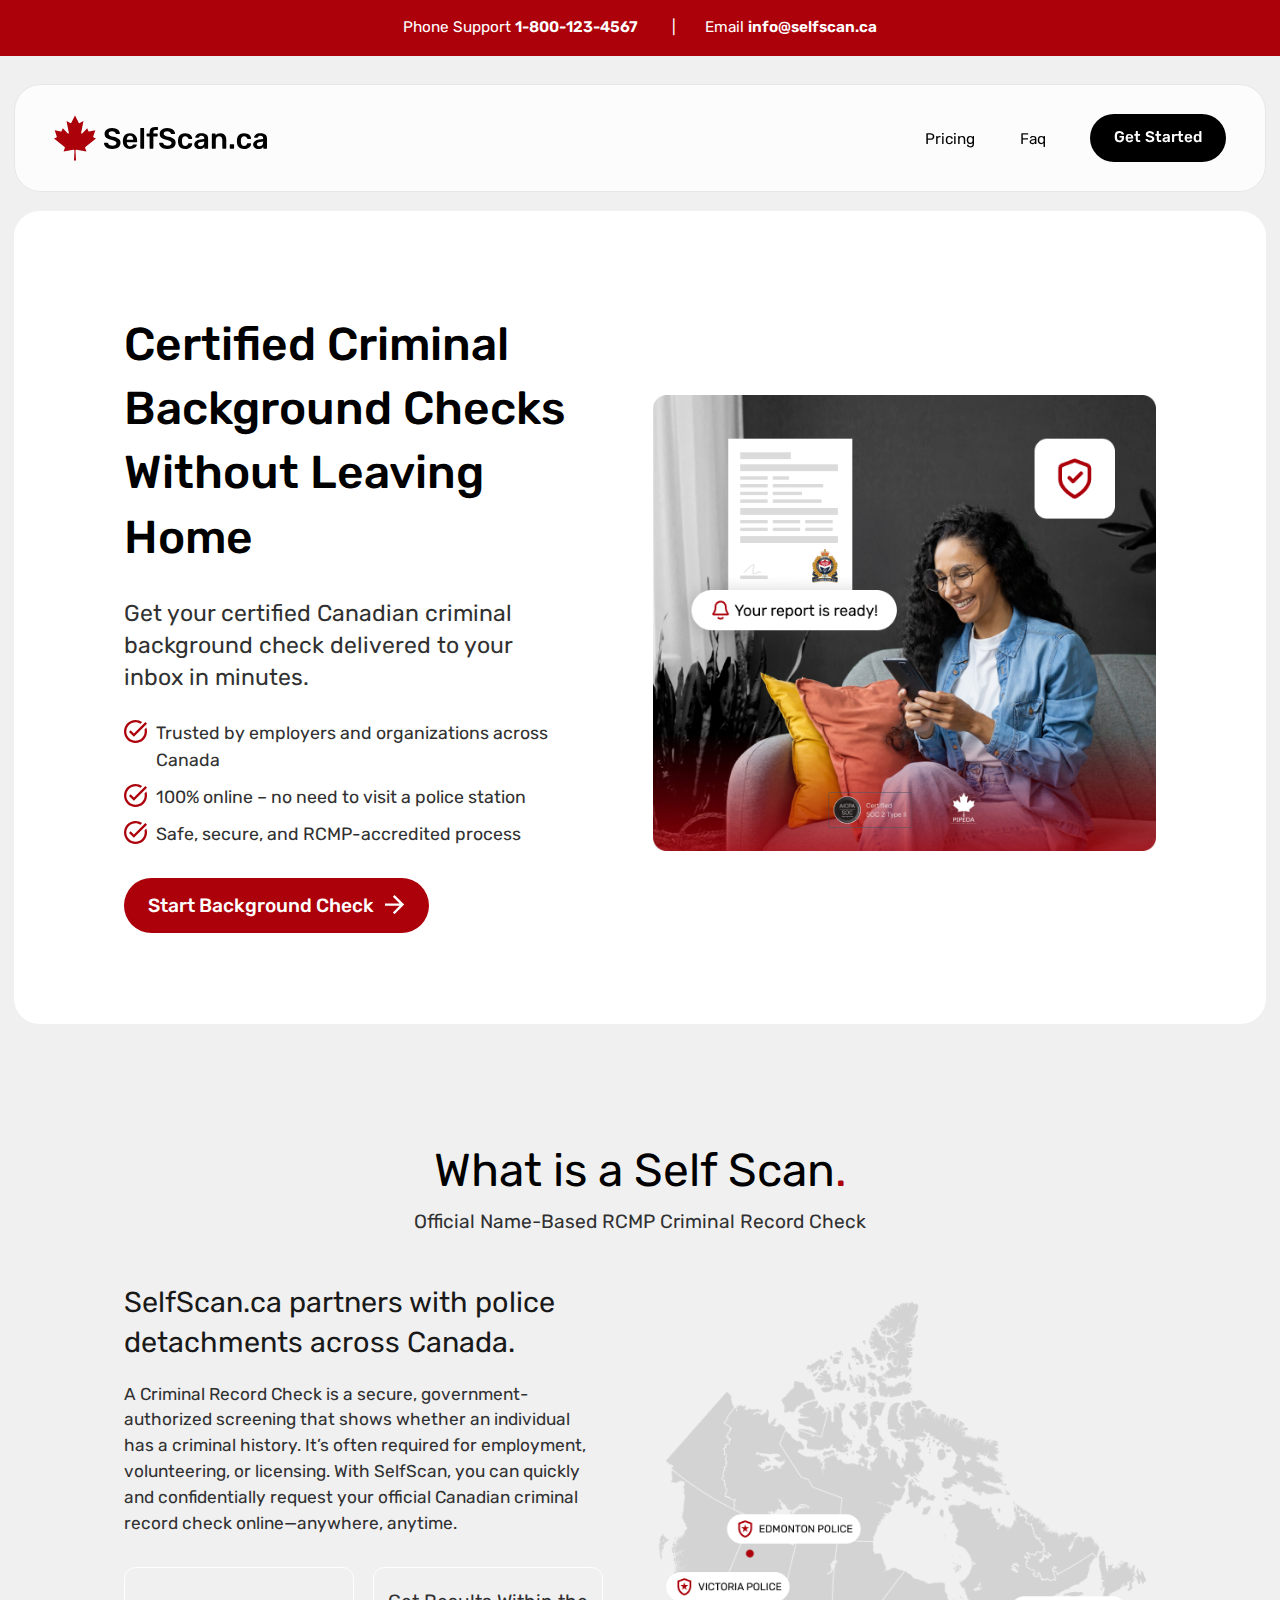
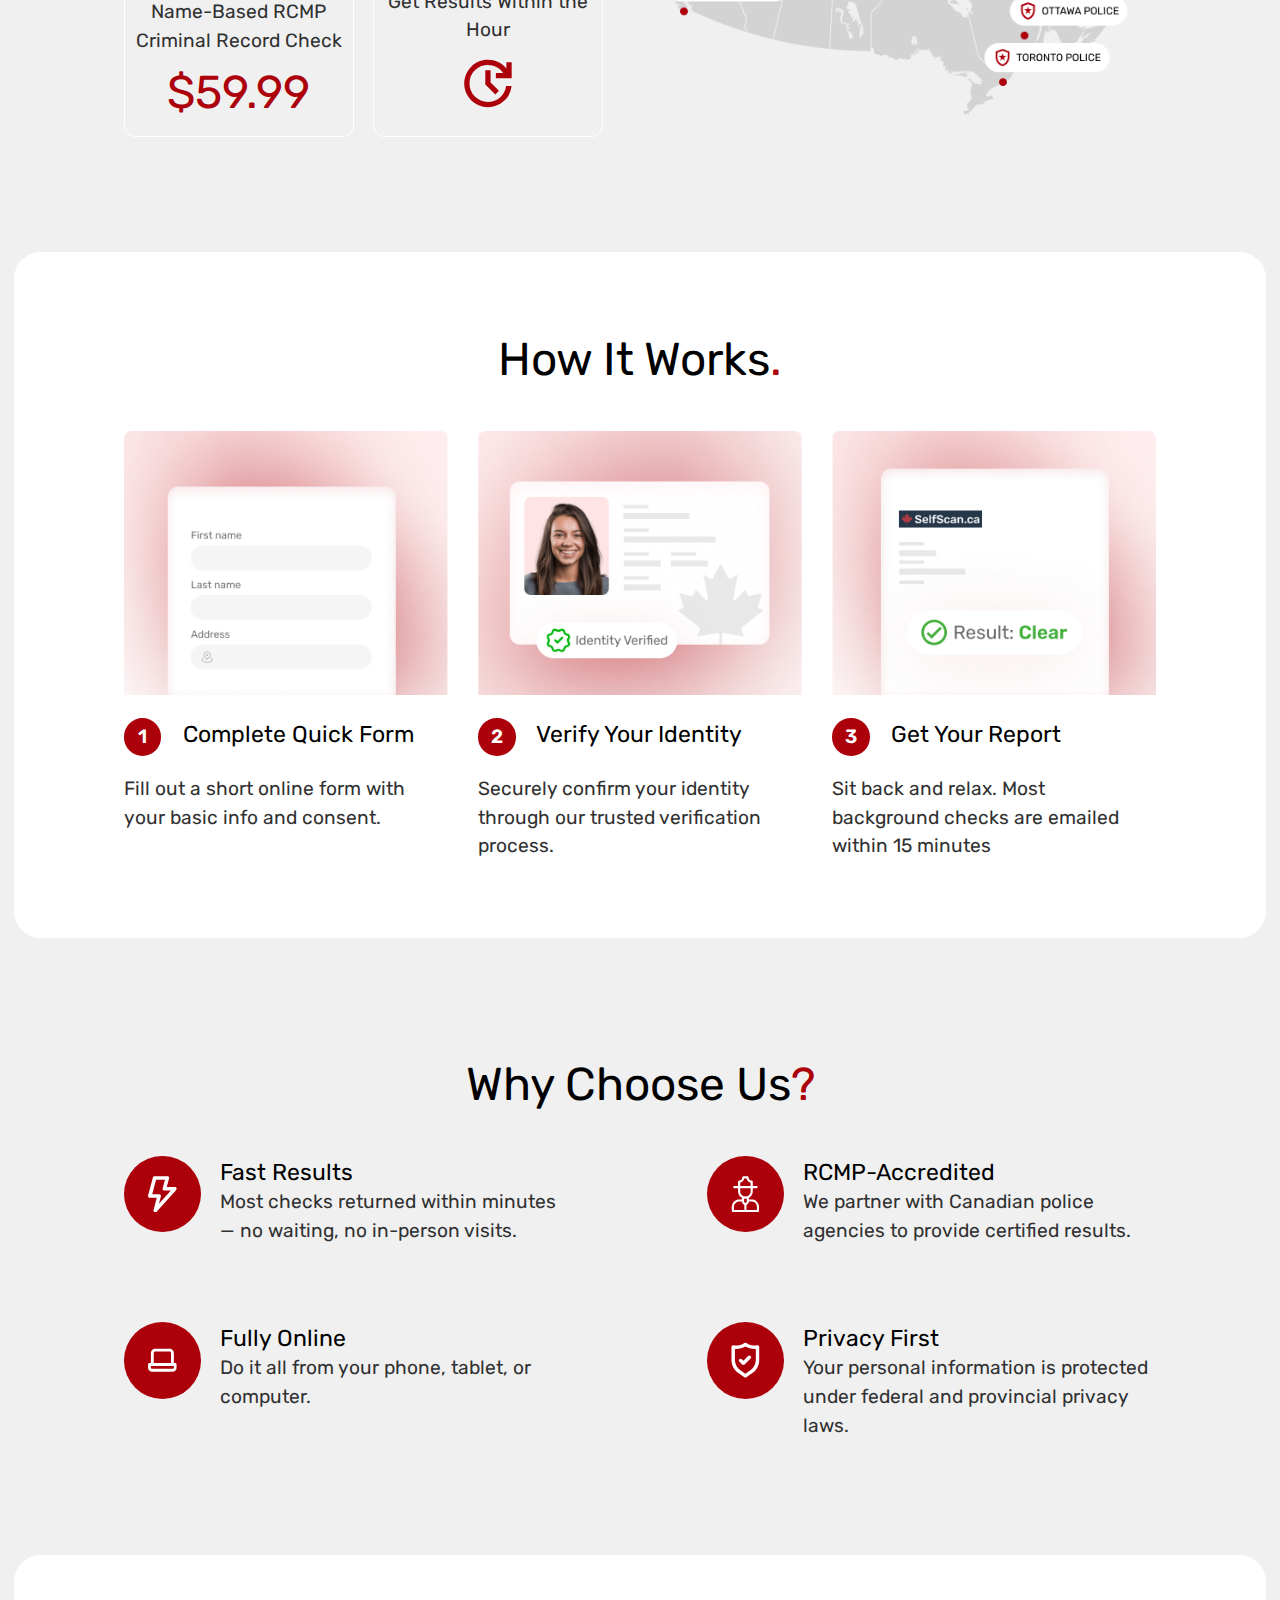
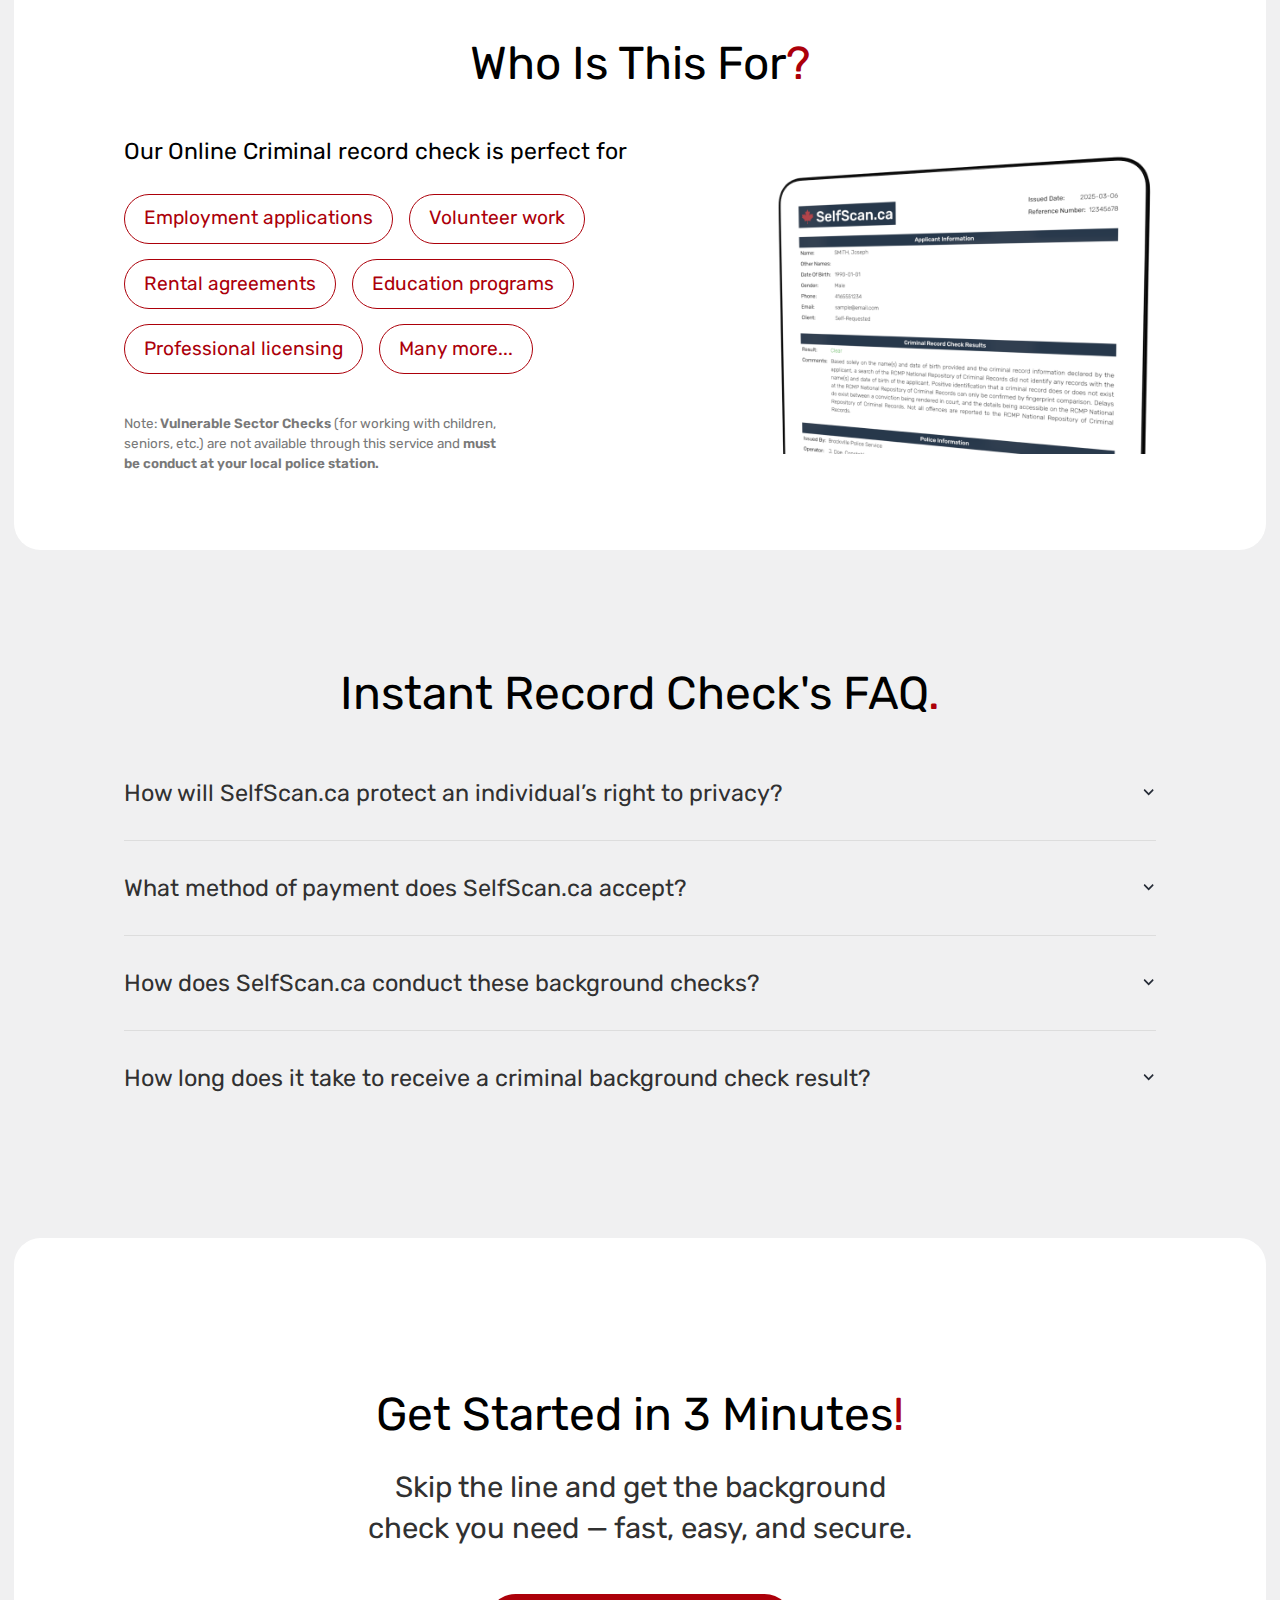
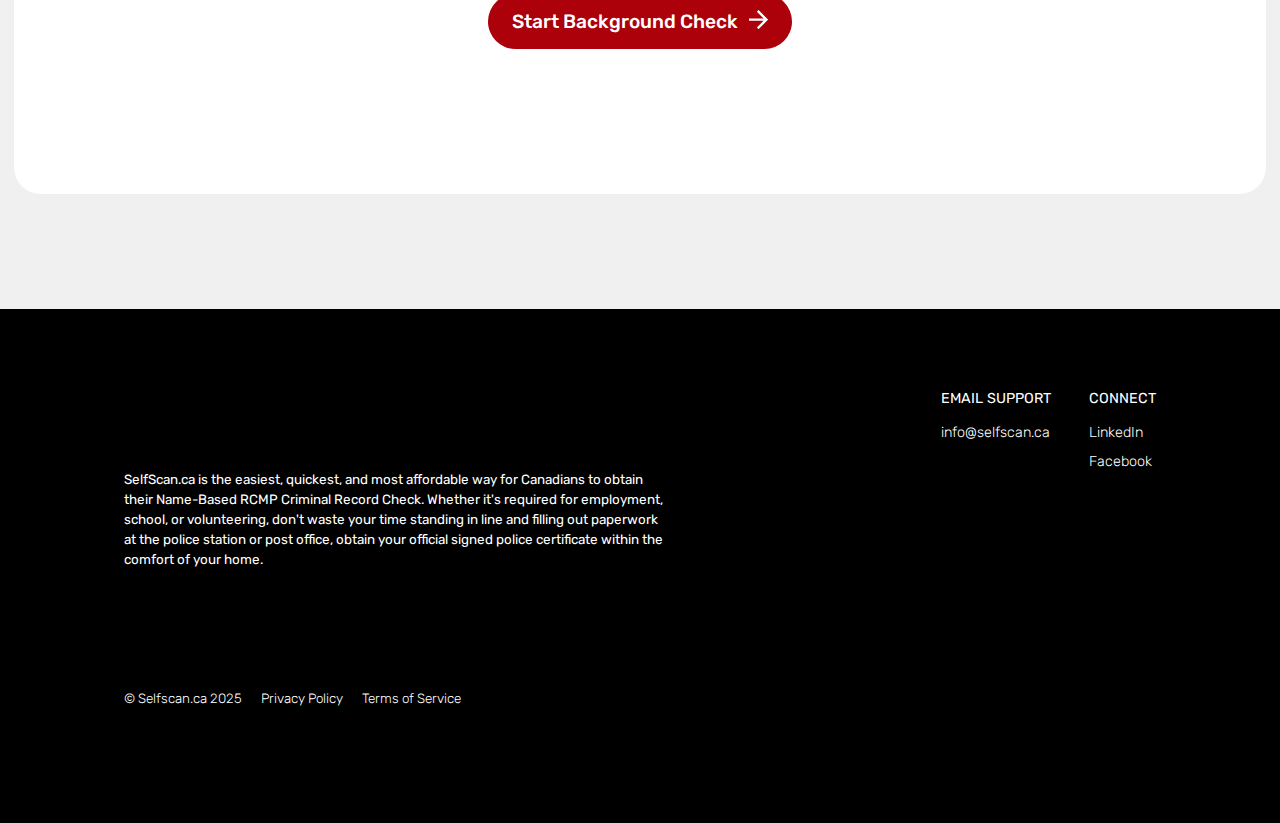
<file: index.html>
<!DOCTYPE html>
<html lang="en">

<head>
    <meta charset="UTF-8">
    <meta http-equiv="X-UA-Compatible" content="IE=edge">
    <meta name="viewport" content="width=device-width, initial-scale=1.0">
    <meta name="description" content="SelfScan">


    <link rel="preconnect" href="https://fonts.googleapis.com">
    <link rel="preconnect" href="https://fonts.gstatic.com" crossorigin>
    <link href="https://fonts.googleapis.com/css?family=Rubik:300,regular,500,600&display=swap" rel="stylesheet">
    <link rel="stylesheet" href="css/main-styles.css">
    <title>SelfScan</title>
</head>

<body>
    <div class="wrapper">
        <div class="top-section section">
            <div class="top-section__info">
                <div class="top-section__container">
                    <ul class="top-section__list">
                        <li class="top-section__item">
                            Phone Support
                            <a href="tel:18001234567" class="top-section__link">1-800-123-4567</a>
                        </li>
                        <li class="top-section__item">
                            Email
                            <a href="mailto:info@selfscan.ca" class="top-section__link">info@selfscan.ca</a>
                        </li>
                    </ul>
                </div>
            </div>
        </div>
        <div class="header__wrapper">
            <header class="header section" data-sticky-element>
                <div class="header__container">
                    <div class="header__body">
                        <a href="/" class="header__logo" aria-label="link homepage">
                            <img width="213" height="45" src="img/main/logo-black.svg" alt="logo">
                        </a>
                        <div class="header__actions">
                            <div class="header__menu menu-header">
                                <button class="menu-header__close-menu" aria-label="close menu">
                                    <span class="menu-header__line menu-header__line-1"></span>
                                    <span class="menu-header__line menu-header__line-2"></span>
                                </button>
                                <ul class="menu-header__list">
                                    <li class="menu-header__item">
                                        <a href="pricing.html" class="menu-header__link">Pricing</a>
                                    </li>
                                    <li class="menu-header__item">
                                        <a href="" class="menu-header__link">Faq</a>
                                    </li>
                                    <li class="menu-header__item">
                                        <a href="" class="menu-header__link button">Get Started</a>
                                    </li>
                                </ul>
                            </div>
                        </div>
                        <button class='burger-menu' aria-label="open menu">
                            <span class='burger-menu__line burger-menu__line_1'></span>
                            <span class='burger-menu__line burger-menu__line_2'></span>
                            <span class='burger-menu__line burger-menu__line_3'></span>
                        </button>
                    </div>
                </div>
            </header>
        </div>
        <main class="page">
            <section class="hero-home section" aria-labelledby="hero-home-title">
                <div class="hero-home__container">
                    <div class="hero-home__body body">
                        <div class="hero-home__info">
                            <h1 class="hero-home__title title title-medium" id="hero-home-title">
                                Certified Criminal Background Checks Without Leaving Home
                            </h1>
                            <div class="hero-home__subtitle">
                                <p>
                                    Get your certified Canadian criminal background check delivered to your inbox in
                                    minutes.
                                </p>
                            </div>
                            <ul class="hero-home__list">
                                <li class="hero-home__item">
                                    <div class="hero-home__icon">
                                        <svg fill="none">
                                            <use xlink:href='img/icons/icons-sprite.svg#checkmark'></use>
                                        </svg>
                                    </div>
                                    <div class="hero-home__point">
                                        Trusted by employers and organizations across Canada
                                    </div>
                                </li>
                                <li class="hero-home__item">
                                    <div class="hero-home__icon">
                                        <svg fill="none">
                                            <use xlink:href='img/icons/icons-sprite.svg#checkmark'></use>
                                        </svg>
                                    </div>
                                    <div class="hero-home__point">
                                        100% online – no need to visit a police station
                                    </div>
                                </li>
                                <li class="hero-home__item">
                                    <div class="hero-home__icon">
                                        <svg fill="none">
                                            <use xlink:href='img/icons/icons-sprite.svg#checkmark'></use>
                                        </svg>
                                    </div>
                                    <div class="hero-home__point">
                                        Safe, secure, and RCMP-accredited process
                                    </div>
                                </li>
                            </ul>
                            <a href="" class="hero-home__button button button-red">
                                <span class="button__text">
                                    Start Background Check
                                </span>
                                <span class="button__icon">
                                    <svg fill="none">
                                        <use xlink:href='img/icons/icons-sprite.svg#arrow-right'></use>
                                    </svg>
                                </span>
                            </a>
                        </div>
                        <div class="hero-home__decor">
                            <img src="img/home-page/hero/hero-decor_01.jpg" alt="hero-decor">
                        </div>
                    </div>
                </div>
            </section>
            <section class="about-home section" aria-labelledby="about-home-title">
                <div class="about-home__container">
                    <div class="about-home__body body">
                        <h2 class="about-home__title title" id="about-home-title">
                            What is a Self Scan<span>.</span>
                        </h2>
                        <div class="about-home__subtitle">
                            Official Name-Based RCMP Criminal Record Check
                        </div>
                        <div class="about-home__content ">
                            <div class="about-home__info">
                                <div class="about-home__label">
                                    SelfScan.ca partners with police detachments across Canada.
                                </div>
                                <div class="about-home__text">
                                    <p>
                                        A Criminal Record Check is a secure, government-authorized screening that
                                        shows
                                        whether an individual has a criminal
                                        history. It’s often required for employment, volunteering, or licensing.
                                        With
                                        SelfScan, you can quickly and
                                        confidentially request your official Canadian criminal record check
                                        online—anywhere, anytime.
                                    </p>
                                </div>
                                <div class="about-home__stats">
                                    <dl class="about-home__item">
                                        <dt class="about-home__value">
                                            $59.99
                                        </dt>
                                        <dd class="about-home__description">
                                            Name-Based RCMP Criminal Record Check
                                        </dd>
                                    </dl>
                                    <dl class="about-home__item">
                                        <dt class="about-home__value">
                                            <svg>
                                                <use xlink:href='img/icons/icons-sprite.svg#clock'></use>
                                            </svg>
                                        </dt>
                                        <dd class="about-home__description">
                                            Get Results
                                            Within the Hour
                                        </dd>
                                    </dl>
                                </div>
                            </div>
                            <div class="about-home__decor">
                                <img  src="img/home-page/about/map.png" loading="lazy" alt="map">
                            </div>
                        </div>
                    </div>
                </div>
            </section>
            <section class="how-works section" aria-labelledby="how-works-title">
                <div class="how-works__container">
                    <div class="how-works__body body">
                        <h2 class="how-works__title title" id="how-works-title">
                            How It Works<span>.</span>
                        </h2>
                        <div class="how-works__items">
                            <article class="how-works__item">
                                <div class="how-works__image">
                                    <img src="img/home-page/how-works/how-works__image_01.jpg" loading="lazy"
                                        alt="how-works__image">
                                </div>
                                <div class="how-works__info">

                                    <h3 class="how-works__name">
                                        Complete Quick Form
                                    </h3>
                                </div>
                                <div class="how-works__details">
                                    <p>
                                        Fill out a short online form with your basic info and consent.
                                    </p>
                                </div>
                            </article>
                            <article class="how-works__item">
                                <div class="how-works__image">
                                    <img src="img/home-page/how-works/how-works__image_02.jpg" loading="lazy"
                                        alt="how-works__image">
                                </div>
                                <div class="how-works__info">

                                    <h3 class="how-works__name">
                                        Verify Your Identity
                                    </h3>
                                </div>
                                <div class="how-works__details">
                                    <p>
                                        Securely confirm your identity through our trusted verification process.
                                    </p>
                                </div>
                            </article>
                            <article class="how-works__item">
                                <div class="how-works__image">
                                    <img src="img/home-page/how-works/how-works__image_03.jpg" loading="lazy"
                                        alt="how-works__image">
                                </div>
                                <div class="how-works__info">

                                    <h3 class="how-works__name">
                                        Get Your Report
                                    </h3>
                                </div>
                                <div class="how-works__details">
                                    <p>
                                        Sit back and relax. Most background checks are emailed within 15 minutes
                                    </p>
                                </div>
                            </article>
                        </div>
                    </div>
                </div>
            </section>
            <section class="why-we section" aria-labelledby="why-we-title">
                <div class="why-we__container">
                    <div class="why-we__body body">
                        <h2 class="why-we__title title" id="why-we-title">
                            Why Choose Us<span>?</span>
                        </h2>
                        <div class="why-we__items">
                            <article class="why-we__item">
                                <div class="why-we__icon">
                                    <svg>
                                        <use xlink:href='img/icons/icons-sprite.svg#why-we__icon_01'></use>
                                    </svg>
                                </div>
                                <div class="why-we__info">
                                    <h3 class="why-we__label">
                                        Fast Results
                                    </h3>
                                    <div class="why-we__text">
                                        Most checks returned within minutes — no waiting, no in-person visits.
                                    </div>
                                </div>
                            </article>
                            <article class="why-we__item">
                                <div class="why-we__icon">
                                    <svg>
                                        <use xlink:href='img/icons/icons-sprite.svg#why-we__icon_02'></use>
                                    </svg>
                                </div>
                                <div class="why-we__info">
                                    <h3 class="why-we__label">
                                        RCMP-Accredited
                                    </h3>
                                    <div class="why-we__text">
                                        We partner with Canadian police agencies to provide certified results.
                                    </div>
                                </div>
                            </article>
                            <article class="why-we__item">
                                <div class="why-we__icon">
                                    <svg>
                                        <use xlink:href='img/icons/icons-sprite.svg#why-we__icon_03'></use>
                                    </svg>
                                </div>
                                <div class="why-we__info">
                                    <h3 class="why-we__label">
                                        Fully Online
                                    </h3>
                                    <div class="why-we__text">
                                        Do it all from your phone, tablet, or computer.
                                    </div>
                                </div>
                            </article>
                            <article class="why-we__item">
                                <div class="why-we__icon">
                                    <svg>
                                        <use xlink:href='img/icons/icons-sprite.svg#why-we__icon_04'></use>
                                    </svg>
                                </div>
                                <div class="why-we__info">
                                    <h3 class="why-we__label">
                                        Privacy First
                                    </h3>
                                    <div class="why-we__text">
                                        Your personal information is protected under federal and provincial privacy
                                        laws.
                                    </div>
                                </div>
                            </article>
                        </div>
                    </div>
                </div>
            </section>
            <section class="for-who section" aria-labelledby="for-who-title">
                <div class="for-who__container">
                    <div class="for-who__body body">
                        <h2 class="for-who__title title" id="for-who-title">Who Is This For<span>?</span></h2>
                        <div class="for-who__content">
                            <div class="for-who__info">
                                <h3 class="for-who__label">Our Online Criminal record check is perfect for</h3>
                                <div class="for-who__items">
                                    <div class="for-who__item">
                                        Employment applications
                                    </div>
                                    <div class="for-who__item">
                                        Volunteer work
                                    </div>
                                    <div class="for-who__item">
                                        Rental agreements
                                    </div>
                                    <div class="for-who__item">
                                        Education programs
                                    </div>
                                    <div class="for-who__item">
                                        Professional licensing
                                    </div>
                                    <div class="for-who__item">
                                        Many more...
                                    </div>
                                </div>
                                <div class="for-who__disclaimer">
                                    Note: <span>Vulnerable Sector Checks</span> (for working with children, seniors,
                                    etc.) are not available through this service and
                                    <span>must be conduct at your local police station.</span>
                                </div>
                            </div>
                            <div class="for-who__decor">
                                <img src="img/home-page/for-who/for-who__image_01.png" loading="lazy" alt="for-who image">
                            </div>
                        </div>
                    </div>
                </div>
            </section>
            <section class="faq section" aria-labelledby="faq-title">
                <div class="faq__container">
                    <div class="faq__body body">
                        <h2 class="faq__title title" id="faq-title">
                            Instant Record Check's FAQ<span>.</span>
                        </h2>

                        <div class="faq__content content-faq" data-spollers data-one-spoller>
                            <div class="content-faq__item">
                                <button tabindex="-1" type="button" data-spoller class="content-faq__button">
                                    <span class="content-faq__label">How will SelfScan.ca protect an individual’s
                                        right to privacy?</span>
                                    <span class="content-faq__icon">
                                        <svg width="50" height="51" viewBox="0 0 50 51" fill="none">
                                            <use xlink:href='img/icons/icons-sprite.svg#soller-arrow'></use>
                                        </svg>
                                    </span>
                                </button>
                                <div class="content-faq__body">
                                    <p>
                                        Lorem ipsum dolor sit amet consectetur adipisicing elit. Magnam nemo
                                        similique
                                        molestiae placeat illum? Sequi debitis quae, libero ut, omnis temporibus
                                        repellat nobis enim veritatis itaque asperiores quidem vitae modi.
                                    </p>
                                    <p>
                                        Lorem ipsum dolor sit amet consectetur adipisicing elit. Magnam nemo
                                        similique
                                        molestiae placeat illum? Sequi debitis quae, libero ut, omnis temporibus
                                        repellat nobis enim veritatis itaque asperiores quidem vitae modi.
                                    </p>
                                </div>
                            </div>
                            <div class="content-faq__item">
                                <button tabindex="-1" type="button" data-spoller class="content-faq__button">
                                    <span class="content-faq__label">What method of payment does SelfScan.ca
                                        accept?</span>
                                    <span class="content-faq__icon">
                                        <svg width="50" height="51" viewBox="0 0 50 51" fill="none">
                                            <use xlink:href='img/icons/icons-sprite.svg#soller-arrow'></use>
                                        </svg>
                                    </span>
                                </button>
                                <div class="content-faq__body">
                                    <p>
                                        Lorem ipsum dolor sit amet consectetur adipisicing elit. Magnam nemo
                                        similique
                                        molestiae placeat illum? Sequi debitis quae, libero ut, omnis temporibus
                                        repellat nobis enim veritatis itaque asperiores quidem vitae modi.
                                    </p>
                                    <p>
                                        Lorem ipsum dolor sit amet consectetur adipisicing elit. Magnam nemo
                                        similique
                                        molestiae placeat illum? Sequi debitis quae, libero ut, omnis temporibus
                                        repellat nobis enim veritatis itaque asperiores quidem vitae modi.
                                    </p>
                                </div>
                            </div>
                            <div class="content-faq__item">
                                <button tabindex="-1" type="button" data-spoller class="content-faq__button">
                                    <span class="content-faq__label">How does SelfScan.ca conduct these background
                                        checks?</span>
                                    <span class="content-faq__icon">
                                        <svg width="50" height="51" viewBox="0 0 50 51" fill="none">
                                            <use xlink:href='img/icons/icons-sprite.svg#soller-arrow'></use>
                                        </svg>
                                    </span>
                                </button>
                                <div class="content-faq__body">
                                    <p>
                                        Lorem ipsum dolor sit amet consectetur adipisicing elit. Magnam nemo
                                        similique
                                        molestiae placeat illum? Sequi debitis quae, libero ut, omnis temporibus
                                        repellat nobis enim veritatis itaque asperiores quidem vitae modi.
                                    </p>
                                    <p>
                                        Lorem ipsum dolor sit amet consectetur adipisicing elit. Magnam nemo
                                        similique
                                        molestiae placeat illum? Sequi debitis quae, libero ut, omnis temporibus
                                        repellat nobis enim veritatis itaque asperiores quidem vitae modi.
                                    </p>
                                </div>
                            </div>
                            <div class="content-faq__item">
                                <button tabindex="-1" type="button" data-spoller class="content-faq__button">
                                    <span class="content-faq__label">How long does it take to receive a criminal
                                        background check result?</span>
                                    <span class="content-faq__icon">
                                        <svg width="50" height="51" viewBox="0 0 50 51" fill="none">
                                            <use xlink:href='img/icons/icons-sprite.svg#soller-arrow'></use>
                                        </svg>
                                    </span>
                                </button>
                                <div class="content-faq__body">
                                    <p>
                                        Lorem ipsum dolor sit amet consectetur adipisicing elit. Magnam nemo
                                        similique
                                        molestiae placeat illum? Sequi debitis quae, libero ut, omnis temporibus
                                        repellat nobis enim veritatis itaque asperiores quidem vitae modi.
                                    </p>
                                    <p>
                                        Lorem ipsum dolor sit amet consectetur adipisicing elit. Magnam nemo
                                        similique
                                        molestiae placeat illum? Sequi debitis quae, libero ut, omnis temporibus
                                        repellat nobis enim veritatis itaque asperiores quidem vitae modi.
                                    </p>
                                </div>
                            </div>
                        </div>
                    </div>
                </div>
            </section>
            <section class="get-started section" aria-labelledby="get-started-title">
                <div class="get-started__container">
                    <div class="get-started__body body">
                        <h2 class="get-started__title title" id="get-started-title">
                            Get Started in 3 Minutes<span>!</span>
                        </h2>
                        <div class="get-started__subtitle">
                            <p>
                                Skip the line and get the background check you need — fast, easy, and secure.
                            </p>
                        </div>
                        <a href="" class="get-started__button button button-red">
                            <span class="button__text">
                                Start Background Check
                            </span>
                            <span class="button__icon">
                                <svg fill="none">
                                    <use xlink:href='img/icons/icons-sprite.svg#arrow-right'></use>
                                </svg>
                            </span>
                        </a>
                    </div>
                </div>
            </section>
        </main>
        <footer class="footer section">
            <div class="footer__container">
                <div class="footer__body body">
                    <div class="footer__content">
                        <div class="footer__info">
                            <a href="/" class="footer__logo" aria-label="link homepage">
                                <img width="213" height="45" loading="lazy" src="img/main/logo-white.svg" alt="logo">
                            </a>
                            <div class="footer__text">
                                <p>
                                    SelfScan.ca is the easiest, quickest, and most affordable way for Canadians to
                                    obtain
                                    their Name-Based RCMP Criminal
                                    Record Check. Whether it's required for employment, school, or volunteering,
                                    don't waste
                                    your time standing in line and
                                    filling out paperwork at the police station or post office, obtain your official
                                    signed
                                    police certificate within the
                                    comfort of your home.
                                </p>
                            </div>
                            <div class="footer__partners">
                                <div class="footer__partner">
                                    <img src="img/main/partner_01.png" width="98" height="42" loading="lazy"
                                        alt="partner">
                                </div>
                                <div class="footer__partner">
                                    <img src="img/main/partner_02.png" width="42" height="42" loading="lazy"
                                        alt="partner">
                                </div>
                            </div>
                        </div>
                        <div class="footer__action">
                            <div class="footer__item">
                                <h2 class="footer__label">EMAIL SUPPORT</h2>
                                <a href="mailto:info@selfscan.ca" class="footer__link">info@selfscan.ca</a>
                            </div>
                            <div class="footer__item">
                                <h2 class="footer__label">CONNECT</h2>
                                <a href="" class="footer__link">LinkedIn</a>
                                <a href="" class="footer__link">Facebook</a>
                            </div>
                        </div>
                    </div>
                    <div class="footer__bottom">
                        <div class="footer__copy">© Selfscan.ca 2025</div>
                        <nav class='footer-menu'>
                            <ul class='footer-menu__list'>
                                <li class='footer-menu__item'>
                                    <a href='' class='footer-menu__link'>Privacy Policy</a>
                                </li>
                                <li class='footer-menu__item'>
                                    <a href='' class='footer-menu__link'>Terms of Service</a>
                                </li>
                            </ul>
                        </nav>
                    </div>
                </div>
            </div>
        </footer>
    </div>
    <script src="js/script.js"></script>
</body>

</html>
</file>
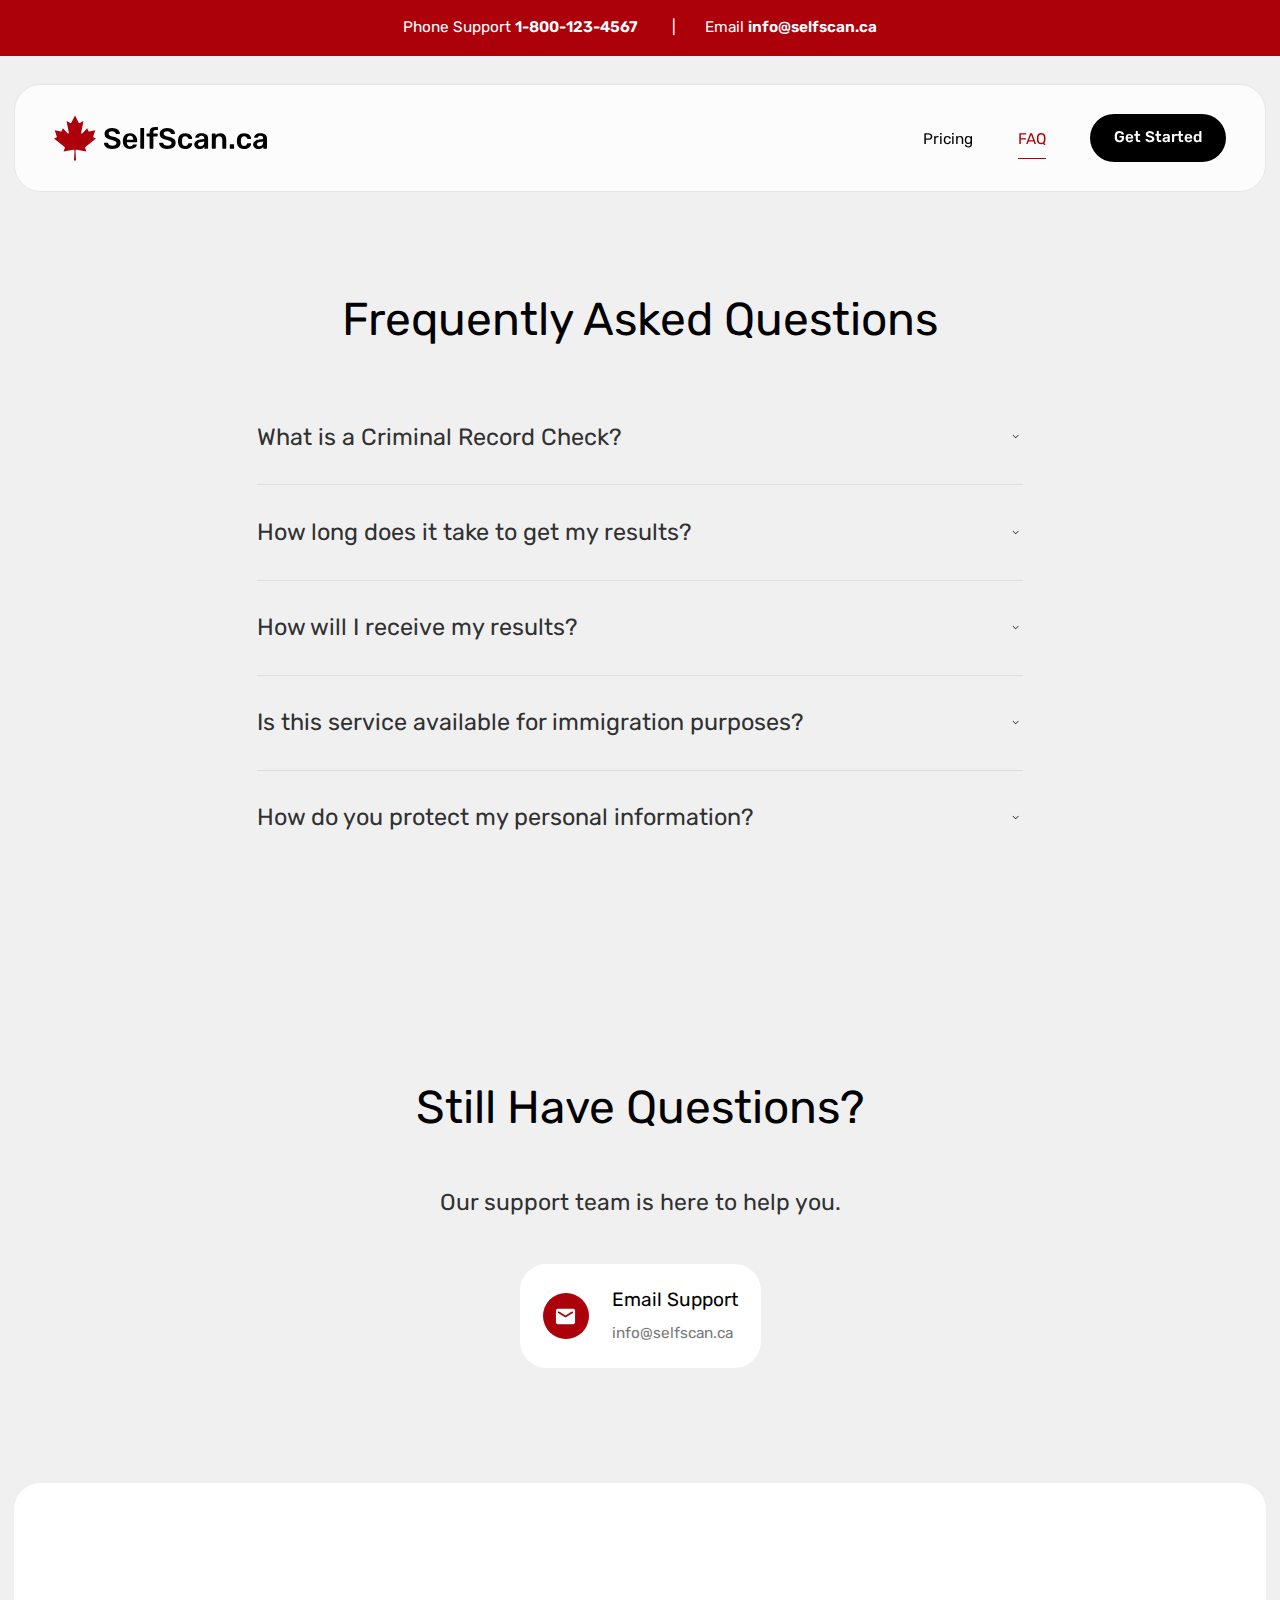
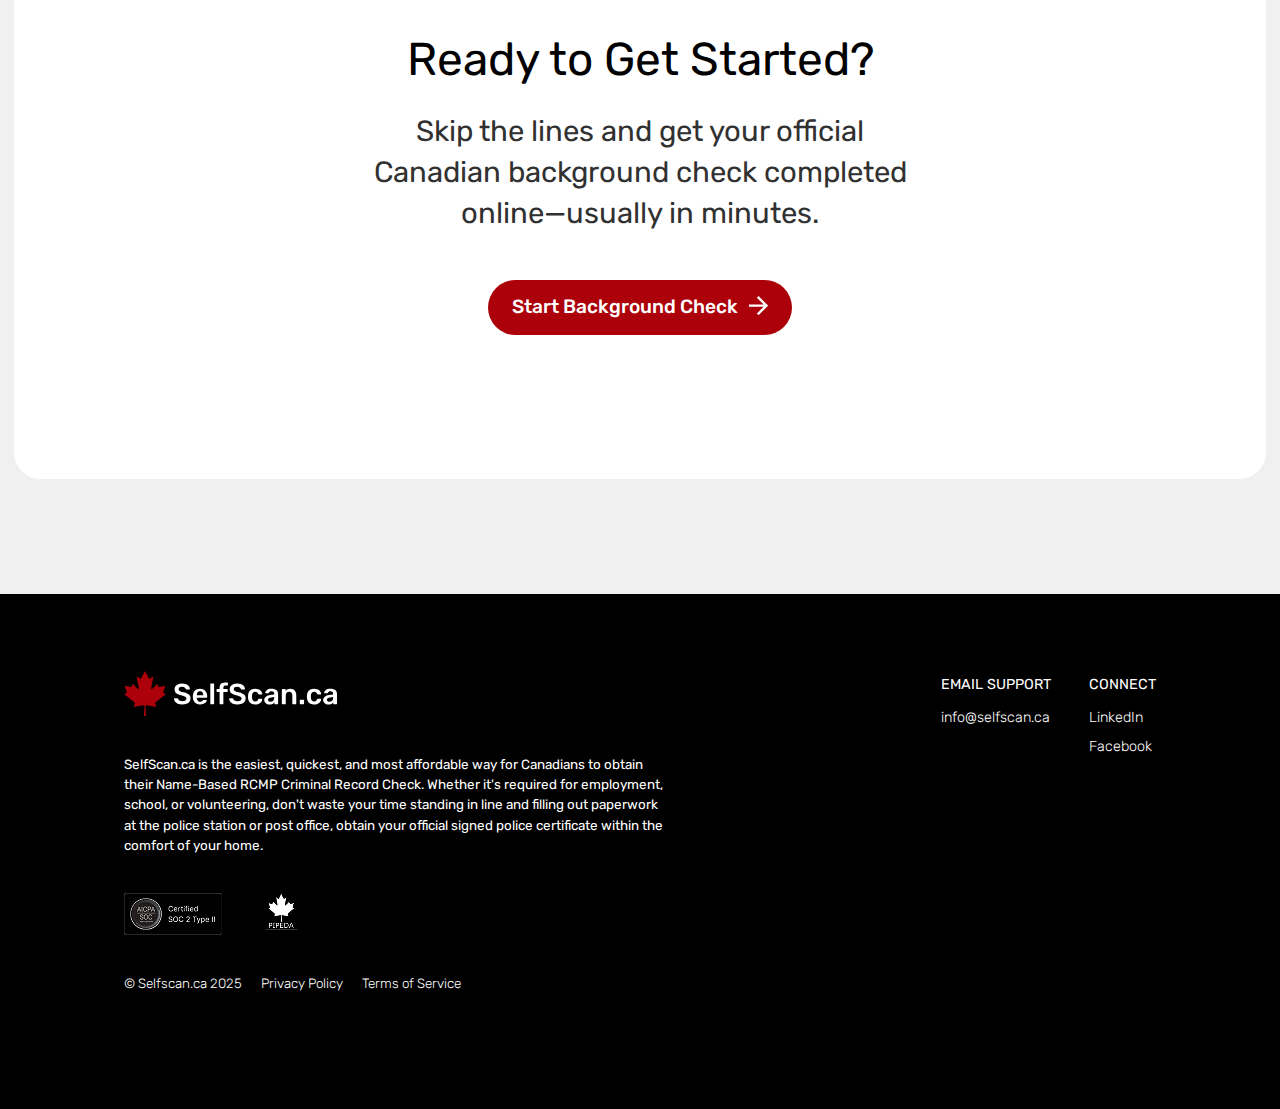
<file: faq.html>
<!DOCTYPE html>
<html lang="en">

<head>
    <meta charset="UTF-8">
    <meta http-equiv="X-UA-Compatible" content="IE=edge">
    <meta name="viewport" content="width=device-width, initial-scale=1.0">
    <meta name="description" content="SelfScan | Frequently Asked Questions">

    <link rel="preconnect" href="https://fonts.googleapis.com">
    <link rel="preconnect" href="https://fonts.gstatic.com" crossorigin>
    <link href="https://fonts.googleapis.com/css?family=Rubik:300,regular,500,600&display=swap" rel="stylesheet">
    <link rel="stylesheet" href="css/main-styles.css">
    <title>SelfScan | FAQ</title>
</head>

<body>
    <!-- SVG Sprite -->
    <div style="display: none;">
        <svg xmlns="http://www.w3.org/2000/svg" xmlns:xlink="http://www.w3.org/1999/xlink">
            <symbol id="checkmark" viewBox="0 0 20 20">
                <path d="M10 20C8.61667 20 7.31667 19.7375 6.1 19.2125C4.88333 18.6875 3.825 17.975 2.925 17.075C2.025 16.175 1.3125 15.1167 0.7875 13.9C0.2625 12.6833 0 11.3833 0 10C0 8.61667 0.2625 7.31667 0.7875 6.1C1.3125 4.88333 2.025 3.825 2.925 2.925C3.825 2.025 4.88333 1.3125 6.1 0.7875C7.31667 0.2625 8.61667 0 10 0C11.0833 0 12.1083 0.158333 13.075 0.475C14.0417 0.791667 14.9333 1.23333 15.75 1.8L14.3 3.275C13.6667 2.875 12.9917 2.5625 12.275 2.3375C11.5583 2.1125 10.8 2 10 2C7.78333 2 5.89583 2.77917 4.3375 4.3375C2.77917 5.89583 2 7.78333 2 10C2 12.2167 2.77917 14.1042 4.3375 15.6625C5.89583 17.2208 7.78333 18 10 18C12.2167 18 14.1042 17.2208 15.6625 15.6625C17.2208 14.1042 18 12.2167 18 10C18 9.7 17.9833 9.4 17.95 9.1C17.9167 8.8 17.8667 8.50833 17.8 8.225L19.425 6.6C19.6083 7.13333 19.75 7.68333 19.85 8.25C19.95 8.81667 20 9.4 20 10C20 11.3833 19.7375 12.6833 19.2125 13.9C18.6875 15.1167 17.975 16.175 17.075 17.075C16.175 17.975 15.1167 18.6875 13.9 19.2125C12.6833 19.7375 11.3833 20 10 20ZM8.6 14.6L4.35 10.35L5.75 8.95L8.6 11.8L18.6 1.775L20 3.175L8.6 14.6Z" fill="currentColor"/>
            </symbol>
            <symbol id="arrow-right" viewBox="0 0 20 20">
                <path d="M15.2188 11.25H0V8.75H15.2188L8.21875 1.75L10 0L20 10L10 20L8.21875 18.25L15.2188 11.25Z" fill="currentColor"/>
            </symbol>
            <symbol id="clock" viewBox="0 0 50 51">
                <path d="M25 50.25C21.5625 50.25 18.3427 49.5969 15.3406 48.2906C12.3385 46.9844 9.72604 45.2198 7.50313 42.9969C5.28021 40.774 3.51562 38.1615 2.20938 35.1594C0.903125 32.1573 0.25 28.9375 0.25 25.5C0.25 22.0625 0.903125 18.8427 2.20938 15.8406C3.51562 12.8385 5.28021 10.226 7.50313 8.00313C9.72604 5.78021 12.3385 4.01562 15.3406 2.70938C18.3427 1.40312 21.5625 0.75 25 0.75C28.7583 0.75 32.3219 1.55208 35.6906 3.15625C39.0594 4.76042 41.9125 7.02917 44.25 9.9625V3.5H49.75V20H33.25V14.5H40.8125C38.9333 11.9333 36.6188 9.91667 33.8688 8.45C31.1188 6.98333 28.1625 6.25 25 6.25C19.6375 6.25 15.0885 8.11771 11.3531 11.8531C7.61771 15.5885 5.75 20.1375 5.75 25.5C5.75 30.8625 7.61771 35.4115 11.3531 39.1469C15.0885 42.8823 19.6375 44.75 25 44.75C29.8125 44.75 34.0177 43.1917 37.6156 40.075C41.2135 36.9583 43.3333 33.0167 43.975 28.25H49.6125C48.925 34.5292 46.2323 39.7656 41.5344 43.9594C36.8365 48.1531 31.325 50.25 25 50.25ZM32.7 37.05L22.25 26.6V11.75H27.75V24.4L36.55 33.2L32.7 37.05Z" fill="currentColor"/>
            </symbol>
            <symbol id="email" viewBox="0 0 24 24">
                <path d="M20 4H4C2.9 4 2.01 4.9 2.01 6L2 18C2 19.1 2.9 20 4 20H20C21.1 20 22 19.1 22 18V6C22 4.9 21.1 4 20 4ZM19.6 8.25L12.53 12.67C12.21 12.87 11.79 12.87 11.47 12.67L4.4 8.25C4.15 8.09 4 7.82 4 7.53C4 6.86 4.73 6.46 5.3 6.81L12 11L18.7 6.81C19.27 6.46 20 6.86 20 7.53C20 7.82 19.85 8.09 19.6 8.25Z" fill="currentColor"/>
            </symbol>
            <symbol id="soller-arrow" viewBox="0 0 50 51">
                <path d="M25 35.25L10 20.25L12.5 17.75L25 30.25L37.5 17.75L40 20.25L25 35.25Z" fill="currentColor"/>
            </symbol>
        </svg>
    </div>
    <div class="wrapper">
        <div class="top-section section">
            <div class="top-section__info">
                <div class="top-section__container">
                    <ul class="top-section__list">
                        <li class="top-section__item">
                            Phone Support
                            <a href="tel:18001234567" class="top-section__link">1-800-123-4567</a>
                        </li>
                        <li class="top-section__item">
                            Email
                            <a href="mailto:info@selfscan.ca" class="top-section__link">info@selfscan.ca</a>
                        </li>
                    </ul>
                </div>
            </div>
        </div>
        <div class="header__wrapper">
            <header class="header section" data-sticky-element>
                <div class="header__container">
                    <div class="header__body">
                        <a href="index.html" class="header__logo" aria-label="link homepage">
                            <img width="213" height="45" src="img/main/logo-black.svg" alt="logo">
                        </a>
                        <div class="header__actions">
                            <div class="header__menu menu-header">
                                <button class="menu-header__close-menu" aria-label="close menu">
                                    <span class="menu-header__line menu-header__line-1"></span>
                                    <span class="menu-header__line menu-header__line-2"></span>
                                </button>
                                <ul class="menu-header__list">
                                    <li class="menu-header__item">
                                        <a href="pricing.html" class="menu-header__link">Pricing</a>
                                    </li>
                                    <li class="menu-header__item">
                                        <a href="faq.html" class="menu-header__link _active">FAQ</a>
                                    </li>
                                    <li class="menu-header__item">
                                        <a href="" class="menu-header__link button">Get Started</a>
                                    </li>
                                    <li class="menu-header__item menu-header__item-social">
                                        <a href="" class="menu-header__link">
                                            <img src="img/icons/linkedin.svg" alt="linkedin">
                                        </a>
                                        <a href="" class="menu-header__link">
                                            <img src="img/icons/facebook.svg" alt="facebook">
                                        </a>
                                    </li>
                                </ul>
                            </div>
                        </div>
                        <button class='burger-menu' aria-label="open menu">
                            <span class='burger-menu__line burger-menu__line_1'></span>
                            <span class='burger-menu__line burger-menu__line_2'></span>
                            <span class='burger-menu__line burger-menu__line_3'></span>
                        </button>
                    </div>
                </div>
            </header>
        </div>
        <main class="page">
            <section class="faq-content section" aria-labelledby="faq-content-title">
                <div class="faq-content__container">
                    <div class="faq-content__body body">
                        <h1 class="faq-content__title title" id="faq-content-title">
                            Frequently Asked Questions
                        </h1>
                        <div class="faq-content__content content-faq" data-spollers data-one-spoller>
                            <div class="content-faq__item">
                                <button tabindex="-1" type="button" data-spoller class="content-faq__button">
                                    <span class="content-faq__label">What is a Criminal Record Check?</span>
                                    <span class="content-faq__icon">
                                        <svg width="50" height="51" viewBox="0 0 50 51" fill="none">
                                            <use href="#soller-arrow"></use>
                                        </svg>
                                    </span>
                                </button>
                                <div class="content-faq__body">
                                    <p>
                                        A Criminal Record Check is an official document that shows whether an individual has a criminal history in Canada. It's often required for employment, volunteering, or licensing purposes. Our service provides a name-based check that searches the Canadian Police Information Centre (CPIC) and other national police databases.
                                    </p>
                                </div>
                            </div>
                            <div class="content-faq__item">
                                <button tabindex="-1" type="button" data-spoller class="content-faq__button">
                                    <span class="content-faq__label">How long does it take to get my results?</span>
                                    <span class="content-faq__icon">
                                        <svg width="50" height="51" viewBox="0 0 50 51" fill="none">
                                            <use href="#soller-arrow"></use>
                                        </svg>
                                    </span>
                                </button>
                                <div class="content-faq__body">
                                    <p>
                                        Most background checks are completed within 15 minutes. However, in some cases, additional verification may be required, which could take up to 24 hours. We'll keep you updated throughout the process.
                                    </p>
                                </div>
                            </div>
                            <div class="content-faq__item">
                                <button tabindex="-1" type="button" data-spoller class="content-faq__button">
                                    <span class="content-faq__label">How will I receive my results?</span>
                                    <span class="content-faq__icon">
                                        <svg width="50" height="51" viewBox="0 0 50 51" fill="none">
                                            <use href="#soller-arrow"></use>
                                        </svg>
                                    </span>
                                </button>
                                <div class="content-faq__body">
                                    <p>
                                        Your results will be delivered via email in PDF format. The document will be officially signed and can be printed or forwarded to employers or organizations as needed.
                                    </p>
                                </div>
                            </div>
                            <div class="content-faq__item">
                                <button tabindex="-1" type="button" data-spoller class="content-faq__button">
                                    <span class="content-faq__label">Is this service available for immigration purposes?</span>
                                    <span class="content-faq__icon">
                                        <svg width="50" height="51" viewBox="0 0 50 51" fill="none">
                                            <use href="#soller-arrow"></use>
                                        </svg>
                                    </span>
                                </button>
                                <div class="content-faq__body">
                                    <p>
                                        No, our service provides name-based criminal record checks for employment, volunteering, and licensing purposes. For immigration purposes, you'll need to obtain a different type of check through the appropriate government channels.
                                    </p>
                                </div>
                            </div>
                            <div class="content-faq__item">
                                <button tabindex="-1" type="button" data-spoller class="content-faq__button">
                                    <span class="content-faq__label">How do you protect my personal information?</span>
                                    <span class="content-faq__icon">
                                        <svg width="50" height="51" viewBox="0 0 50 51" fill="none">
                                            <use href="#soller-arrow"></use>
                                        </svg>
                                    </span>
                                </button>
                                <div class="content-faq__body">
                                    <p>
                                        We take your privacy seriously. All information is encrypted and protected under federal and provincial privacy laws. We only collect the information necessary to complete your background check and never share your data with third parties without your consent.
                                    </p>
                                </div>
                            </div>
                        </div>
                    </div>
                </div>
            </section>

            <section class="faq-contact section" aria-labelledby="faq-contact-title">
                <div class="faq-contact__container">
                    <div class="faq-contact__body body">
                        <h2 class="faq-contact__title title" id="faq-contact-title">
                            Still Have Questions?
                        </h2>
                        <div class="faq-contact__content">
                            <div class="faq-contact__info">
                                <p class="faq-contact__text">
                                    Our support team is here to help you.
                                </p>
                                <div class="faq-contact__methods">
                                    <a href="mailto:info@selfscan.ca" class="faq-contact__method">
                                        <div class="faq-contact__icon">
                                            <svg>
                                                <use href="#email"></use>
                                            </svg>
                                        </div>
                                        <div class="faq-contact__details">
                                            <h3>Email Support</h3>
                                            <p>info@selfscan.ca</p>
                                        </div>
                                    </a>
                                </div>
                            </div>
                        </div>
                    </div>
                </div>
            </section>

            <section class="get-started section" aria-labelledby="get-started-title">
                <div class="get-started__container">
                    <div class="get-started__body body">
                        <h2 class="get-started__title title" id="get-started-title">
                            Ready to Get Started?
                        </h2>
                        <div class="get-started__subtitle">
                            <p>
                                Skip the lines and get your official Canadian background check completed online—usually in minutes.
                            </p>
                        </div>
                        <a href="" class="get-started__button button button-red">
                            <span class="button__text">
                                Start Background Check
                            </span>
                            <span class="button__icon">
                                <svg fill="none">
                                    <use href="#arrow-right"></use>
                                </svg>
                            </span>
                        </a>
                    </div>
                </div>
            </section>
        </main>
        <footer class="footer section">
            <div class="footer__container">
                <div class="footer__body body">
                    <div class="footer__content">
                        <div class="footer__info">
                            <a href="/" class="footer__logo" aria-label="link homepage">
                                <img width="213" height="45" loading="lazy" src="img/main/logo-white.svg" alt="logo">
                            </a>
                            <div class="footer__text">
                                <p>
                                    SelfScan.ca is the easiest, quickest, and most affordable way for Canadians to obtain their Name-Based RCMP Criminal Record Check. Whether it's required for employment, school, or volunteering, don't waste your time standing in line and filling out paperwork at the police station or post office, obtain your official signed police certificate within the comfort of your home.
                                </p>
                            </div>
                            <div class="footer__partners">
                                <div class="footer__partner">
                                    <img src="img/main/partner_01.png" width="98" height="42" loading="lazy" alt="partner">
                                </div>
                                <div class="footer__partner">
                                    <img src="img/main/partner_02.png" width="42" height="42" loading="lazy" alt="partner">
                                </div>
                            </div>
                        </div>
                        <div class="footer__action">
                            <div class="footer__item">
                                <h2 class="footer__label">EMAIL SUPPORT</h2>
                                <a href="mailto:info@selfscan.ca" class="footer__link">info@selfscan.ca</a>
                            </div>
                            <div class="footer__item">
                                <h2 class="footer__label">CONNECT</h2>
                                <a href="" class="footer__link">LinkedIn</a>
                                <a href="" class="footer__link">Facebook</a>
                            </div>
                        </div>
                    </div>
                    <div class="footer__bottom">
                        <div class="footer__copy">© Selfscan.ca 2025</div>
                        <nav class='footer-menu'>
                            <ul class='footer-menu__list'>
                                <li class='footer-menu__item'>
                                    <a href='' class='footer-menu__link'>Privacy Policy</a>
                                </li>
                                <li class='footer-menu__item'>
                                    <a href='' class='footer-menu__link'>Terms of Service</a>
                                </li>
                            </ul>
                        </nav>
                    </div>
                </div>
            </div>
        </footer>
    </div>
    <script src="js/script.js"></script>
</body>

</html>
</file>
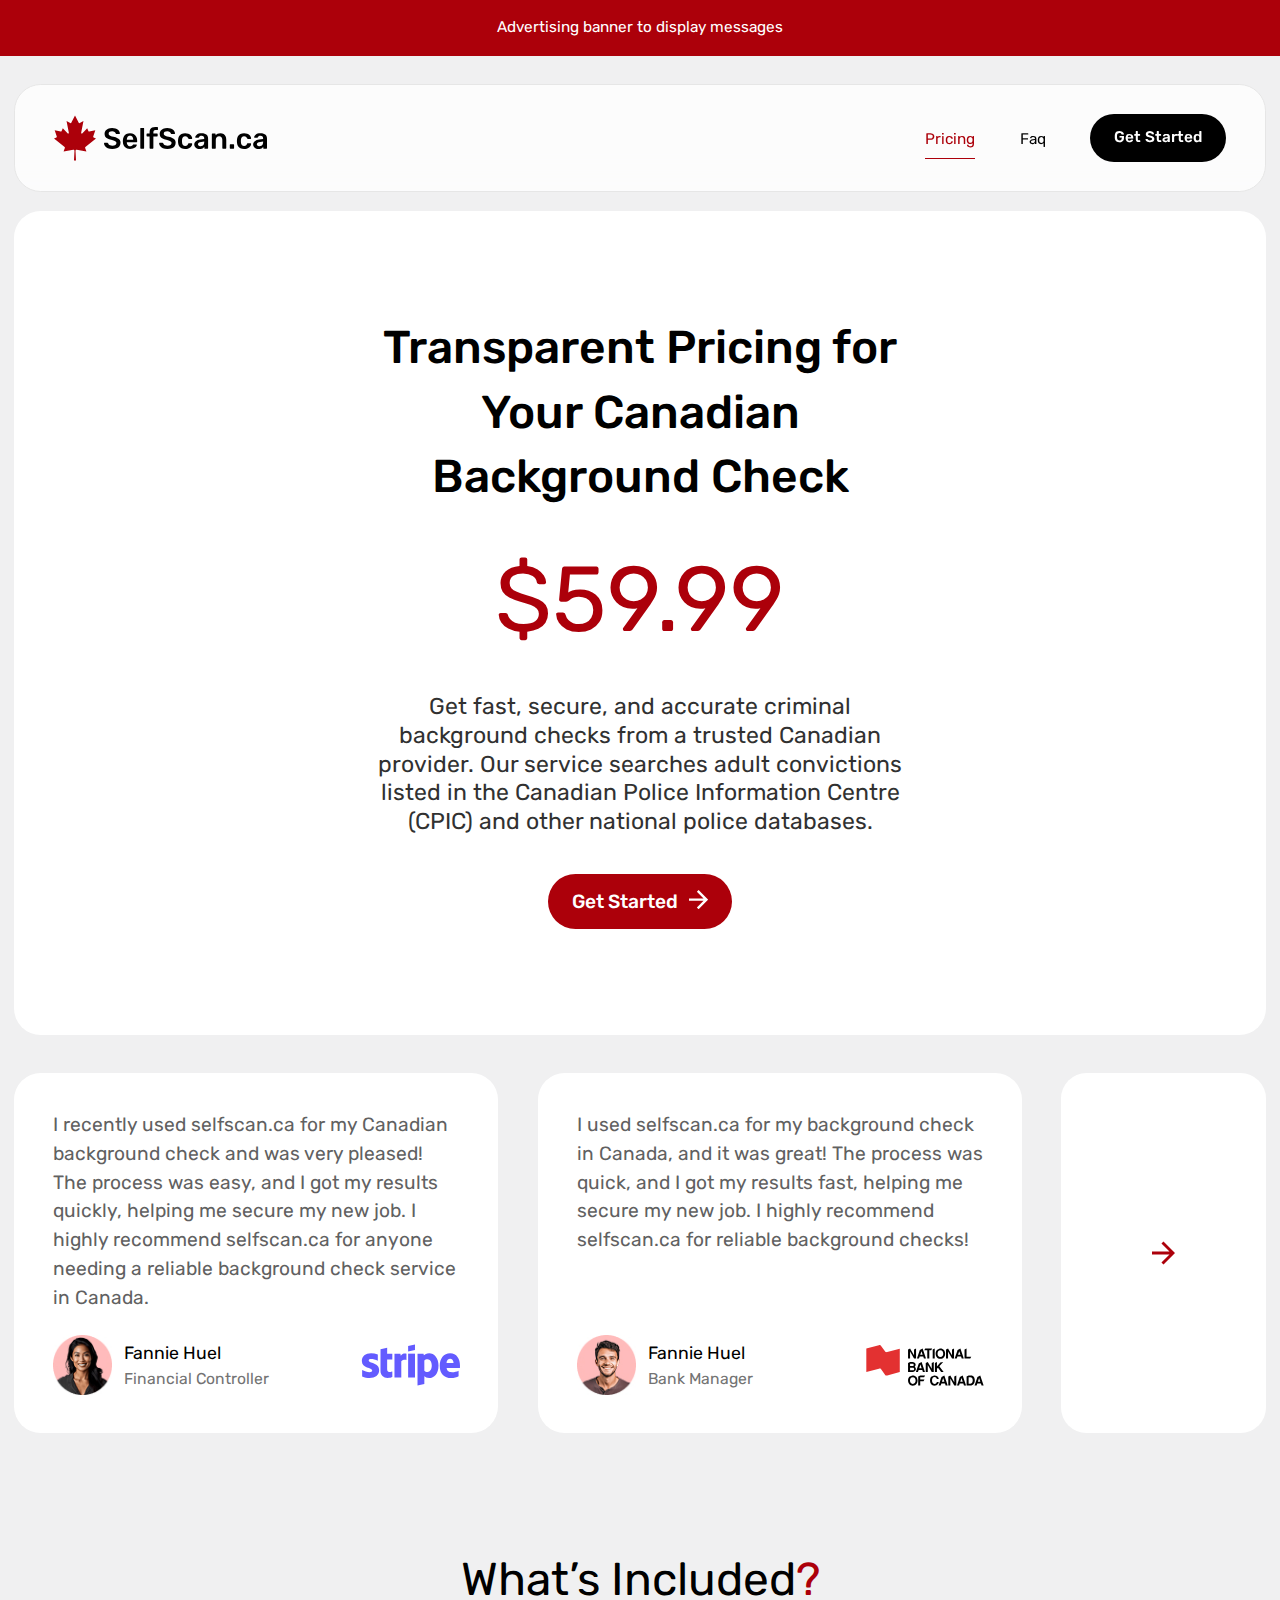
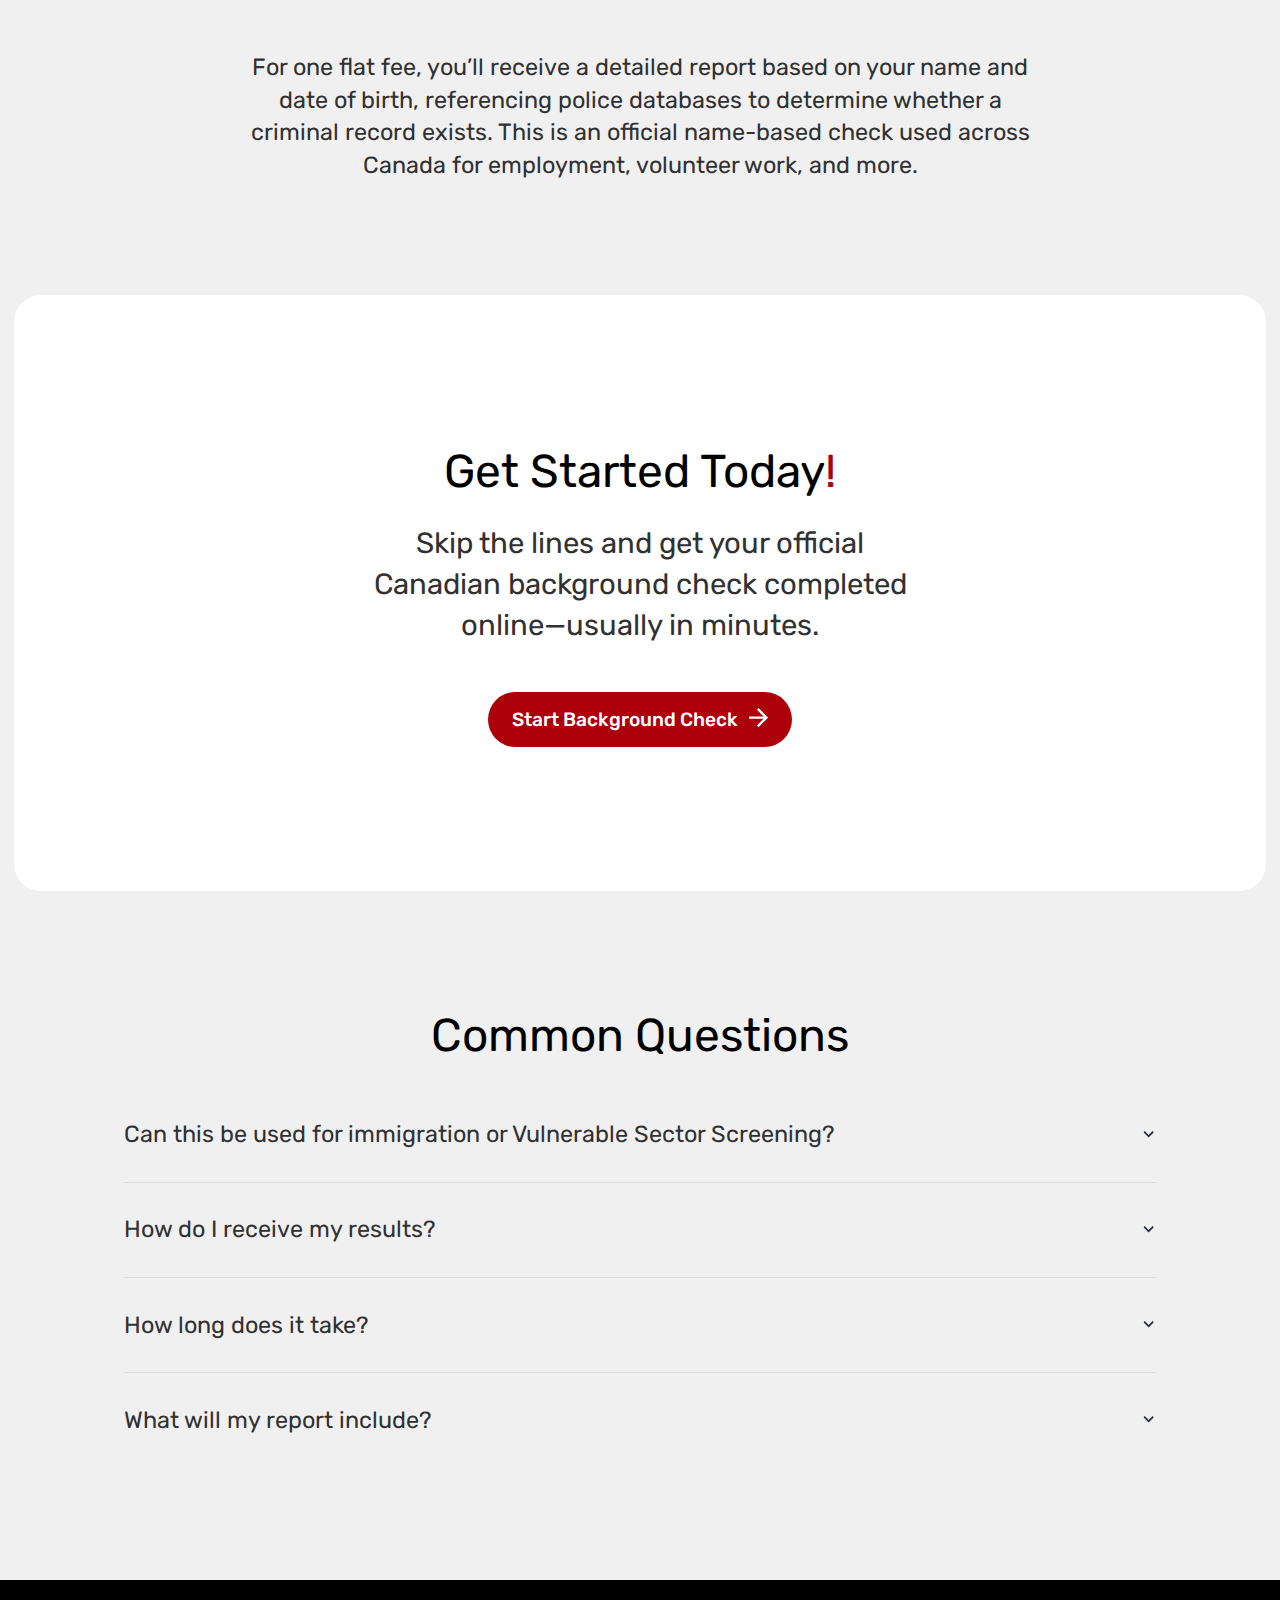
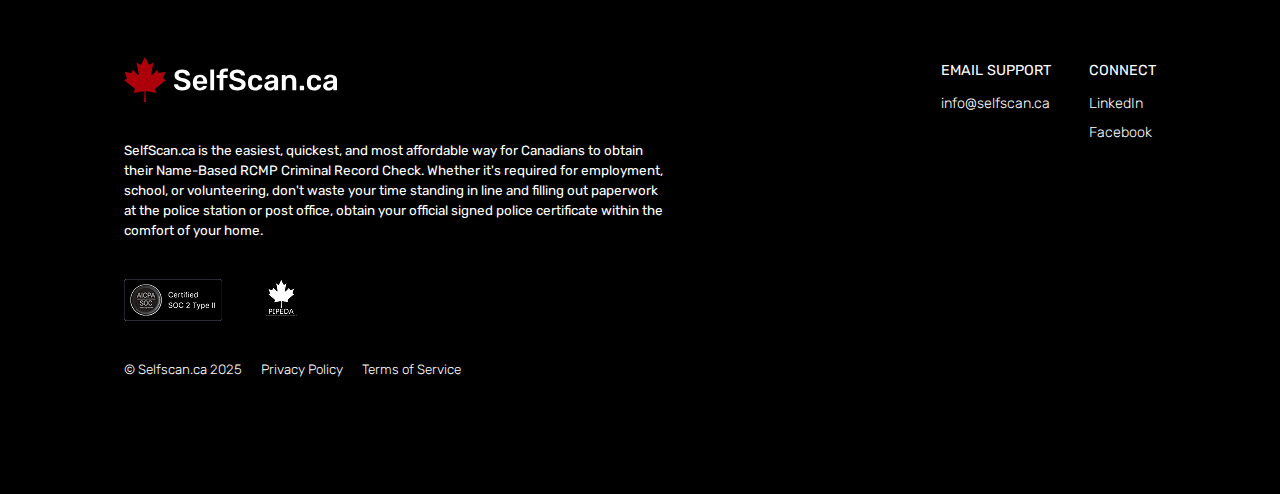
<file: pricing.html>
<!DOCTYPE html>
<html lang="en">

<head>
    <meta charset="UTF-8">
    <meta http-equiv="X-UA-Compatible" content="IE=edge">
    <meta name="viewport" content="width=device-width, initial-scale=1.0">
    <meta name="description" content="SelfScan | Pricing">


    <link rel="preconnect" href="https://fonts.googleapis.com">
    <link rel="preconnect" href="https://fonts.gstatic.com" crossorigin>
    <link href="https://fonts.googleapis.com/css?family=Rubik:300,regular,500,600&display=swap" rel="stylesheet">

    <link rel="stylesheet" href="css/swiper-bundle.min.css">
    <link rel="stylesheet" href="css/main-styles.css">
    <title>SelfScan | Pricing</title>
</head>

<body>
    <div class="wrapper">
        <div class="top-section section">
            <div class="top-section__info">
                <div class="top-section__container">
                    Advertising banner to display messages
                </div>
            </div>
        </div>
        <div class="header__box">
            <header class="header section" data-sticky-element>
                <div class="header__container">
                    <div class="header__body">
                        <a href="/" class="header__logo" aria-label="link homepage">
                            <img width="213" height="45" src="img/main/logo-black.svg" alt="logo">
                        </a>
                        <div class="header__actions">
                            <div class="header__menu menu-header">
                                <button class="menu-header__close-menu" aria-label="close menu">
                                    <span class="menu-header__line menu-header__line-1"></span>
                                    <span class="menu-header__line menu-header__line-2"></span>
                                </button>
                                <ul class="menu-header__list">
                                    <li class="menu-header__item">
                                        <a href="pricing.html" class="menu-header__link _active">Pricing</a>
                                    </li>
                                    <li class="menu-header__item">
                                        <a href="" class="menu-header__link">Faq</a>
                                    </li>
                                    <li class="menu-header__item">
                                        <a href="" class="menu-header__link button">Get Started</a>
                                    </li>
                                </ul>
                            </div>
                        </div>
                        <button class='burger-menu' aria-label="open menu">
                            <span class='burger-menu__line burger-menu__line_1'></span>
                            <span class='burger-menu__line burger-menu__line_2'></span>
                            <span class='burger-menu__line burger-menu__line_3'></span>
                        </button>
                    </div>
                </div>
            </header>
        </div>
        <main class="page">
            <section class="pricing-hero section" aria-labelledby="pricing-hero-title">
                <div class="pricing-hero__container">
                    <div class="pricing-hero__body body">
                        <h1 class="pricing-hero__title title title-medium" id="pricing-hero-title">
                            Transparent Pricing for Your Canadian Background Check
                        </h1>
                        <div class="pricing-hero__price">
                            $59.99
                        </div>
                        <div class="pricing-hero__subtitle">
                            Get fast, secure, and accurate criminal background checks from a trusted Canadian provider.
                            Our service searches adult
                            convictions listed in the Canadian Police Information Centre (CPIC) and other national
                            police databases.
                        </div>
                        <a href="" class="pricing-hero__button button button-red">
                            <span class="button__text">
                                Get Started
                            </span>
                            <span class="button__icon">
                                <svg fill="none">
                                    <use xlink:href='img/icons/icons-sprite.svg#arrow-right'></use>
                                </svg>
                            </span>
                        </a>
                    </div>
                </div>
            </section>
            <div class="pricing-reviews section">
                <div class="pricing-reviews__container">
                    <div class="pricing-reviews__body">
                        <div class="pricing-reviews__swiper swiper">
                            <div class="pricing-reviews__wrapper swiper-wrapper">
                                <div class="pricing-reviews__slide swiper-slide">
                                    <div class="pricing-reviews__content">
                                        <div class="pricing-reviews__text">
                                            I recently used selfscan.ca for my Canadian background check and was very
                                            pleased! The process was easy, and I got my
                                            results quickly, helping me secure my new job. I highly recommend
                                            selfscan.ca for anyone needing a reliable background
                                            check service in Canada.
                                        </div>
                                        <div class="pricing-reviews__footer">
                                            <div class="pricing-reviews__info">
                                                <div class="pricing-reviews__avatar">
                                                    <img src="img/pricing-page/reviews/reviews__avatar_01.jpg"
                                                        loading="lazy" alt="reviews avatar">
                                                </div>
                                                <div class="pricing-reviews__details">
                                                    <div class="pricing-reviews__name">
                                                        Fannie Huel
                                                    </div>
                                                    <div class="pricing-reviews__position">
                                                        Financial Controller
                                                    </div>
                                                </div>
                                            </div>
                                            <div class="pricing-reviews__company">
                                                <img src="img/pricing-page/reviews/reviews__company_01.svg"
                                                    loading="lazy" alt="reviews company">
                                            </div>
                                        </div>
                                    </div>
                                </div>
                                <div class="pricing-reviews__slide swiper-slide">
                                    <div class="pricing-reviews__content">
                                        <div class="pricing-reviews__text">
                                            I used selfscan.ca for my background check in Canada, and it was great! The
                                            process was quick, and I got my results
                                            fast, helping me secure my new job. I highly recommend selfscan.ca for
                                            reliable background checks!
                                        </div>
                                        <div class="pricing-reviews__footer">
                                            <div class="pricing-reviews__info">
                                                <div class="pricing-reviews__avatar">
                                                    <img src="img/pricing-page/reviews/reviews__avatar_02.jpg"
                                                        loading="lazy" alt="reviews avatar">
                                                </div>
                                                <div class="pricing-reviews__details">
                                                    <div class="pricing-reviews__name">
                                                        Fannie Huel
                                                    </div>
                                                    <div class="pricing-reviews__position">
                                                        Bank Manager
                                                    </div>
                                                </div>
                                            </div>
                                            <div class="pricing-reviews__company">
                                                <img src="img/pricing-page/reviews/reviews__company_02.svg"
                                                    loading="lazy" alt="reviews company">
                                            </div>
                                        </div>
                                    </div>
                                </div>
                                <div class="pricing-reviews__slide swiper-slide">
                                    <div class="pricing-reviews__content">
                                        <div class="pricing-reviews__text">
                                            I recently used selfscan.ca for my Canadian background check and was very
                                            pleased! The process was easy, and I got my
                                            results quickly, helping me secure my new job. I highly recommend
                                            selfscan.ca for anyone needing a reliable background
                                            check service in Canada.
                                        </div>
                                        <div class="pricing-reviews__footer">
                                            <div class="pricing-reviews__info">
                                                <div class="pricing-reviews__avatar">
                                                    <img src="img/pricing-page/reviews/reviews__avatar_01.jpg"
                                                        loading="lazy" alt="reviews avatar">
                                                </div>
                                                <div class="pricing-reviews__details">
                                                    <div class="pricing-reviews__name">
                                                        Fannie Huel
                                                    </div>
                                                    <div class="pricing-reviews__position">
                                                        Financial Controller
                                                    </div>
                                                </div>
                                            </div>
                                            <div class="pricing-reviews__company">
                                                <img src="img/pricing-page/reviews/reviews__company_01.svg"
                                                    loading="lazy" alt="reviews company">
                                            </div>
                                        </div>
                                    </div>
                                </div>
                                <div class="pricing-reviews__slide swiper-slide">
                                    <div class="pricing-reviews__content">
                                        <div class="pricing-reviews__text">
                                            Lorem ipsum dolor sit amet consectetur adipisicing elit. Itaque, sapiente
                                            blanditiis.
                                        </div>
                                        <div class="pricing-reviews__footer">
                                            <div class="pricing-reviews__info">
                                                <div class="pricing-reviews__avatar">
                                                    <img src="img/pricing-page/reviews/reviews__avatar_02.jpg"
                                                        loading="lazy" alt="reviews avatar">
                                                </div>
                                                <div class="pricing-reviews__details">
                                                    <div class="pricing-reviews__name">
                                                        Fannie Huel
                                                    </div>
                                                    <div class="pricing-reviews__position">
                                                        Bank Manager
                                                    </div>
                                                </div>
                                            </div>
                                            <div class="pricing-reviews__company">
                                                <img src="img/pricing-page/reviews/reviews__company_02.svg"
                                                    loading="lazy" alt="reviews company">
                                            </div>
                                        </div>
                                    </div>
                                </div>
                            </div>

                        </div>
                        <div class="pricing-reviews__nav">
                            <button type="button" aria-label="previous-slide"
                                class="pricing-reviews__button pricing-reviews__button-prev">
                                <svg>
                                    <use xlink:href='img/icons/icons-sprite.svg#arrow-right'></use>
                                </svg>
                            </button>
                            <button type="button" aria-label="next-slide"
                                class="pricing-reviews__button pricing-reviews__button-next">
                                <svg>
                                    <use xlink:href='img/icons/icons-sprite.svg#arrow-right'></use>
                                </svg>
                            </button>

                        </div>
                    </div>
                </div>
            </div>
            <section class="pricing-details section" aria-labelledby="pricing-details-title">
                <div class="pricing-details__container">
                    <div class="pricing-details__body body">
                        <h2 class="pricing-details__title title" id="pricing-details-title">
                            What’s Included<span>?</span>
                        </h2>
                        <div class="pricing-details__subtitle">
                            <p>
                                For one flat fee, you’ll receive a detailed report based on your name and date of birth,
                                referencing police databases to
                                determine whether a criminal record exists. This is an official name-based check used across
                                Canada for employment,
                                volunteer work, and more.
                            </p>
                        </div>
                    </div>
                </div>
            </section>
            <section class="get-started section get-started-mbn" aria-labelledby="get-started-title">
                <div class="get-started__container">
                    <div class="get-started__body body">
                        <h2 class="get-started__title title" id="get-started-title">
                            Get Started Today<span>!</span>
                        </h2>
                        <div class="get-started__subtitle">
                            <p>
                                Skip the lines and get your official Canadian background check completed online—usually
                                in minutes.
                            </p>
                        </div>
                        <a href="" class="get-started__button button button-red">
                            <span class="button__text">
                                Start Background Check
                            </span>
                            <span class="button__icon">
                                <svg fill="none">
                                    <use xlink:href='img/icons/icons-sprite.svg#arrow-right'></use>
                                </svg>
                            </span>
                        </a>
                    </div>
                </div>
            </section>
            <section class="faq section" aria-labelledby="faq-title">
                <div class="faq__container">
                    <div class="faq__body body">
                        <h2 class="faq__title title" id="faq-title">
                            Common Questions
                        </h2>
                        <div class="faq__content content-faq" data-spollers data-one-spoller>
                            <div class="content-faq__item">
                                <button tabindex="-1" type="button" data-spoller class="content-faq__button">
                                    <span class="content-faq__label">Can this be used for immigration or Vulnerable
                                        Sector Screening?</span>
                                    <span class="content-faq__icon">
                                        <svg width="50" height="51" viewBox="0 0 50 51" fill="none">
                                            <use xlink:href='img/icons/icons-sprite.svg#soller-arrow'></use>
                                        </svg>
                                    </span>
                                </button>
                                <div class="content-faq__body">
                                    <p>
                                        Lorem ipsum dolor sit amet consectetur adipisicing elit. Magnam nemo
                                        similique
                                        molestiae placeat illum? Sequi debitis quae, libero ut, omnis temporibus
                                        repellat nobis enim veritatis itaque asperiores quidem vitae modi.
                                    </p>
                                    <p>
                                        Lorem ipsum dolor sit amet consectetur adipisicing elit. Magnam nemo
                                        similique
                                        molestiae placeat illum? Sequi debitis quae, libero ut, omnis temporibus
                                        repellat nobis enim veritatis itaque asperiores quidem vitae modi.
                                    </p>
                                </div>
                            </div>
                            <div class="content-faq__item">
                                <button tabindex="-1" type="button" data-spoller class="content-faq__button">
                                    <span class="content-faq__label">How do I receive my results?</span>
                                    <span class="content-faq__icon">
                                        <svg width="50" height="51" viewBox="0 0 50 51" fill="none">
                                            <use xlink:href='img/icons/icons-sprite.svg#soller-arrow'></use>
                                        </svg>
                                    </span>
                                </button>
                                <div class="content-faq__body">
                                    <p>
                                        Lorem ipsum dolor sit amet consectetur adipisicing elit. Magnam nemo
                                        similique
                                        molestiae placeat illum? Sequi debitis quae, libero ut, omnis temporibus
                                        repellat nobis enim veritatis itaque asperiores quidem vitae modi.
                                    </p>
                                    <p>
                                        Lorem ipsum dolor sit amet consectetur adipisicing elit. Magnam nemo
                                        similique
                                        molestiae placeat illum? Sequi debitis quae, libero ut, omnis temporibus
                                        repellat nobis enim veritatis itaque asperiores quidem vitae modi.
                                    </p>
                                </div>
                            </div>
                            <div class="content-faq__item">
                                <button tabindex="-1" type="button" data-spoller class="content-faq__button">
                                    <span class="content-faq__label">How long does it take?</span>
                                    <span class="content-faq__icon">
                                        <svg width="50" height="51" viewBox="0 0 50 51" fill="none">
                                            <use xlink:href='img/icons/icons-sprite.svg#soller-arrow'></use>
                                        </svg>
                                    </span>
                                </button>
                                <div class="content-faq__body">
                                    <p>
                                        Lorem ipsum dolor sit amet consectetur adipisicing elit. Magnam nemo
                                        similique
                                        molestiae placeat illum? Sequi debitis quae, libero ut, omnis temporibus
                                        repellat nobis enim veritatis itaque asperiores quidem vitae modi.
                                    </p>
                                    <p>
                                        Lorem ipsum dolor sit amet consectetur adipisicing elit. Magnam nemo
                                        similique
                                        molestiae placeat illum? Sequi debitis quae, libero ut, omnis temporibus
                                        repellat nobis enim veritatis itaque asperiores quidem vitae modi.
                                    </p>
                                </div>
                            </div>
                            <div class="content-faq__item">
                                <button tabindex="-1" type="button" data-spoller class="content-faq__button">
                                    <span class="content-faq__label">What will my report include?</span>
                                    <span class="content-faq__icon">
                                        <svg width="50" height="51" viewBox="0 0 50 51" fill="none">
                                            <use xlink:href='img/icons/icons-sprite.svg#soller-arrow'></use>
                                        </svg>
                                    </span>
                                </button>
                                <div class="content-faq__body">
                                    <p>
                                        Lorem ipsum dolor sit amet consectetur adipisicing elit. Magnam nemo
                                        similique
                                        molestiae placeat illum? Sequi debitis quae, libero ut, omnis temporibus
                                        repellat nobis enim veritatis itaque asperiores quidem vitae modi.
                                    </p>
                                    <p>
                                        Lorem ipsum dolor sit amet consectetur adipisicing elit. Magnam nemo
                                        similique
                                        molestiae placeat illum? Sequi debitis quae, libero ut, omnis temporibus
                                        repellat nobis enim veritatis itaque asperiores quidem vitae modi.
                                    </p>
                                </div>
                            </div>
                        </div>
                    </div>
                </div>
            </section>

        </main>
        <footer class="footer section">
            <div class="footer__container">
                <div class="footer__body body">
                    <div class="footer__content">
                        <div class="footer__info">
                            <a href="/" class="footer__logo" aria-label="link homepage">
                                <img width="213" height="45" loading="lazy" src="img/main/logo-white.svg" alt="logo">
                            </a>
                            <div class="footer__text">
                                <p>
                                    SelfScan.ca is the easiest, quickest, and most affordable way for Canadians to
                                    obtain
                                    their Name-Based RCMP Criminal
                                    Record Check. Whether it's required for employment, school, or volunteering,
                                    don't waste
                                    your time standing in line and
                                    filling out paperwork at the police station or post office, obtain your official
                                    signed
                                    police certificate within the
                                    comfort of your home.
                                </p>
                            </div>
                            <div class="footer__partners">
                                <div class="footer__partner">
                                    <img src="img/main/partner_01.png" width="98" height="42" loading="lazy"
                                        alt="partner">
                                </div>
                                <div class="footer__partner">
                                    <img src="img/main/partner_02.png" width="42" height="42" loading="lazy"
                                        alt="partner">
                                </div>
                            </div>
                        </div>
                        <div class="footer__action">
                            <div class="footer__item">
                                <h2 class="footer__label">EMAIL SUPPORT</h2>
                                <a href="mailto:info@selfscan.ca" class="footer__link">info@selfscan.ca</a>
                            </div>
                            <div class="footer__item">
                                <h2 class="footer__label">CONNECT</h2>
                                <a href="" class="footer__link">LinkedIn</a>
                                <a href="" class="footer__link">Facebook</a>
                            </div>
                        </div>
                    </div>
                    <div class="footer__bottom">
                        <div class="footer__copy">© Selfscan.ca 2025</div>
                        <nav class='footer-menu'>
                            <ul class='footer-menu__list'>
                                <li class='footer-menu__item'>
                                    <a href='' class='footer-menu__link'>Privacy Policy</a>
                                </li>
                                <li class='footer-menu__item'>
                                    <a href='' class='footer-menu__link'>Terms of Service</a>
                                </li>
                            </ul>
                        </nav>
                    </div>
                </div>
            </div>
        </footer>
    </div>
    <script src="js/swiper-bundle.min.js"></script>
    <script src="js/script.js"></script>
</body>

</html>
</file>
<file: css/main-styles.css>
* {
  padding: 0;
  margin: 0;
  border: 0;
}

*, *:before, *:after {
  -webkit-box-sizing: border-box;
  box-sizing: border-box;
}

:focus, :active {
  outline: none;
}

a:focus, a:active {
  outline: none;
}

nav, footer, header, aside {
  display: block;
}

html, body {
  height: 100%;
  width: 100%;
  font-size: calc(.625rem + .41667vw);
  line-height: 1;
  -ms-text-size-adjust: 100%;
  -moz-text-size-adjust: 100%;
  -webkit-text-size-adjust: 100%;
  -webkit-font-smoothing: antialiased;
}

input, button, textarea {
  font-family: inherit;
}

textarea {
  resize: none;
}

input::-ms-clear {
  display: none;
}

button {
  cursor: pointer;
  background: transparent;
}

button::-moz-focus-inner {
  padding: 0;
  border: 0;
}

a, a:visited {
  text-decoration: none;
}

a:hover {
  text-decoration: none;
}

ul li {
  list-style: none;
}

img {
  vertical-align: top;
  max-width: 100%;
  width: 100%;
}

h1, h2, h3, h4, h5, h6 {
  font-size: inherit;
  font-weight: 400;
}

html,
body {
  height: 100%;
}

body {
  line-height: 150%;
  font-family: "Rubik", sans-serif;
  color: #000;
  color: #313131;
  font-size: 1.25rem;
  background: #f0f0f1;
}
@media (max-width: 1440px) {
  body {
    font-size: calc(1rem + 0.25rem * (100vw - 20rem) / 70);
  }
}
body._lock {
  overflow: hidden;
}

.wrapper {
  overflow: hidden;
  min-height: 100%;
  display: -webkit-box;
  display: -ms-flexbox;
  display: flex;
  -webkit-box-orient: vertical;
  -webkit-box-direction: normal;
      -ms-flex-direction: column;
          flex-direction: column;
}
.wrapper__body {
  position: relative;
}

.page {
  -webkit-box-flex: 1;
      -ms-flex: 1 1 auto;
          flex: 1 1 auto;
}

[class*=__container] {
  max-width: 90rem;
  margin: 0 auto;
}

.button {
  display: inline-block;
  font-weight: 500;
  font-size: 1rem;
  line-height: 100%;
  padding-block: 1rem;
  padding-inline: 1.5rem;
  border-radius: 3.125rem;
  background: #000;
  color: #fff;
  border: 0.0625rem solid transparent;
  -webkit-transition: all 0.3s ease 0s;
  transition: all 0.3s ease 0s;
  -webkit-box-flex: 0;
      -ms-flex: 0 0 auto;
          flex: 0 0 auto;
}
@media (max-width: 1440px) {
  .button {
    padding-inline: calc(0.9375rem + 0.5625rem * (100vw - 20rem) / 70);
  }
}
@media (any-hover: hover) {
  .button:hover {
    background: transparent;
    color: #000;
    border-color: #000;
  }
}
.button-red {
  background: #ac000a;
  display: -webkit-inline-box;
  display: -ms-inline-flexbox;
  display: inline-flex;
  -webkit-box-align: center;
      -ms-flex-align: center;
          align-items: center;
  gap: 0.75rem;
  font-size: 1.25rem;
}
@media (max-width: 420px) {
  .button-red {
    -webkit-box-pack: justify;
        -ms-flex-pack: justify;
            justify-content: space-between;
    width: 100%;
  }
}
.button-red .button__icon {
  color: #fff;
  -webkit-transition: all 0.3s ease 0s;
  transition: all 0.3s ease 0s;
}
.button-red .button__icon svg {
  width: 1.25rem;
  height: 1.25rem;
}
@media (any-hover: hover) {
  .button-red:hover {
    background: transparent;
    color: #ac000a;
    border-color: #ac000a;
  }
  .button-red:hover .button__icon {
    color: #ac000a;
  }
}

.title {
  font-size: 3rem;
  line-height: 140%;
  text-align: center;
  color: #000;
}
@media (max-width: 1440px) {
  .title {
    font-size: calc(1.875rem + 1.125rem * (100vw - 20rem) / 70);
  }
}
.title span {
  color: #ac000a;
}
.title-medium {
  font-weight: 500;
  text-align: left;
}

.body {
  padding: 0 min(calc(1rem + 7.36vw), 7.625rem);
  margin: 0 auto;
}

.section {
  padding-inline: 0.9375rem;
}

.top-section {
  background: #ac000a;
  padding-block: 1.3125rem;
  margin-bottom: 1.875rem;
}
.top-section__container {
  color: #fff;
  text-align: center;
  font-size: 1rem;
  line-height: 100%;
}
@media (max-width: 768px) {
  .top-section {
    display: none;
  }
}
@media (max-width: 1440px) {
  .top-section__container {
    font-size: calc(0.875rem + 0.125rem * (100vw - 20rem) / 70);
  }
}
.top-section__list {
  display: flex;
  align-items: center;
  justify-content: center;
  flex-wrap: wrap;
  gap: 1.9375rem;
}
@media (max-width: 1440px) {
  .top-section__list {
    gap: calc(0.9375rem + 1rem * (100vw - 20rem) / 70);
  }
}
.top-section__item {
  color: #fff;
}
@media (min-width: 768px) {
  .top-section__item:not(:last-child)::after {
    content: "|";
    padding-left: 1.9375rem;
  }
}
@media (min-width: 768px) and (max-width: 1440px) {
  .top-section__item:not(:last-child)::after {
    padding-left: calc(0.9375rem + 1rem * (100vw - 20rem) / 70);
  }
}
.top-section__link {
  color: #fff;
  font-weight: 600;
}
@media (any-hover: hover) {
  .top-section__link:hover {
    text-decoration: underline;
  }
}

.header {
  position: relative;
  top: 0;
  z-index: 100;
  transition: background 0.3s ease-in-out, backdrop-filter 0.3s ease-in-out;
}
@media (max-width: 768px) {
  .header {
    margin-top: 1rem;
  }
}

.header.is-sticky {
  top: 0;
  left: 0;
  width: 100%;
  position: fixed;
  background: #fffc;
  backdrop-filter: blur(1.25rem);
  border-bottom: 0.0625rem solid #e6e6e6;
}
@media (max-width: 768px) {
  .header.is-sticky {
    margin-top: 0;
    padding-top: 0.5rem;
    padding-bottom: 0.5rem;
  }
}
.header.is-sticky .header__body {
  background: transparent;
  backdrop-filter: unset;
  border: unset;
  border-radius: unset;
  padding-block: 0.5rem;
}
.header__body {
  border-radius: 1.75rem;
  padding-block: 1.875rem;
  padding-inline: 2.5rem;
  background: #fffc;
  backdrop-filter: blur(1.25rem);
  border: 0.0625rem solid #e6e6e6;
  display: flex;
  align-items: center;
  gap: 3.125rem;
  transition: padding 0.3s ease-in-out, background 0.3s ease-in-out, backdrop-filter 0.3s ease-in-out;
}
@media (max-width: 1440px) {
  .header__body {
    border-radius: calc(0.625rem + 1.125rem * (100vw - 20rem) / 70);
  }
}
@media (max-width: 1440px) {
  .header__body {
    padding-block: calc(0.625rem + 1.25rem * (100vw - 20rem) / 70);
  }
}
@media (max-width: 1440px) {
  .header__body {
    padding-inline: calc(0.9375rem + 1.5625rem * (100vw - 20rem) / 70);
  }
}
@media (max-width: 1440px) {
  .header__body {
    gap: calc(1.875rem + 1.25rem * (100vw - 20rem) / 70);
  }
}
.header__logo {
  margin-right: auto;
  height: 3rem;
  z-index: 100;
}
.header__logo img {
  height: 100%;
}
@media (max-width: 768px) {
  .header__actions::after {
    content: "";
    position: absolute;
    width: 100vw;
    height: 100vh;
    top: 0;
    left: 0;
    background: rgba(239, 239, 240, 0.5);
    opacity: 0;
    visibility: hidden;
  }
}
.header__actions:has(.menu-header._active)::after {
  opacity: 1;
  visibility: visible;
  -webkit-transition: all 0.3s ease 0.15s;
  transition: all 0.3s ease 0.15s;
}
@media (max-width: 768px) {
  .menu-header {
    position: fixed;
    width: 100vw;
    height: 100vh;
    top: -1.875rem;
    left: -120%;
    background: rgb(11, 39, 43);
    -webkit-transition: all 0.3s ease 0s;
    transition: all 0.3s ease 0s;
    z-index: 10;
    overflow-x: auto;
    background: #f0f0f1;
  }
  .menu-header._active {
    left: -0.9375rem;
  }
}
.menu-header__close-menu {
  width: 2rem;
  height: 2rem;
  background: transparent;
  position: relative;
  display: block;
  margin: 4.3rem 3.5rem 2rem auto;
  z-index: 3;
}
@media (min-width: 768px) {
  .menu-header__close-menu {
    display: none;
  }
}
.menu-header__line {
  background: #ac000a;
  width: 100%;
  height: 0.125rem;
  border-radius: 6.25rem;
  position: absolute;
}
.menu-header__line-1 {
  top: 50%;
  left: 0;
  -webkit-transform: rotate(40deg) translate(0, -50%);
      -ms-transform: rotate(40deg) translate(0, -50%);
          transform: rotate(40deg) translate(0, -50%);
}
.menu-header__line-2 {
  bottom: 50%;
  left: 0;
  -webkit-transform: rotate(-40deg) translate(0, 50%);
      -ms-transform: rotate(-40deg) translate(0, 50%);
          transform: rotate(-40deg) translate(0, 50%);
}
.menu-header__list {
  display: flex;
  align-items: center;
  gap: 3.125rem;
}
@media (max-width: 1440px) {
  .menu-header__list {
    gap: calc(1.875rem + 1.25vw);
  }
}
@media (max-width: 768px) {
  .menu-header__list {
    -webkit-box-orient: vertical;
    -webkit-box-direction: normal;
        -ms-flex-direction: column;
            flex-direction: column;
    padding: 1rem 3.4375rem;
    gap: 3rem;
    -webkit-box-align: start;
        -ms-flex-align: start;
            align-items: flex-start;
  }
}
.menu-header__link {
  line-height: 100%;
  -webkit-transition: all 0.3s ease 0s;
  transition: all 0.3s ease 0s;
  display: inline-block;
}
.menu-header__link:not(.button) {
  font-size: 1rem;
  color: #000;
}
@media (max-width: 768px) {
  .menu-header__link:not(.button) {
    font-size: 3rem;
  }
}
@media (any-hover: hover) {
  .menu-header__link:not(.button):hover {
    color: #ac000a;
  }
}
.menu-header__link._active {
  position: relative;
  color: #ac000a;
}
.menu-header__link._active::after {
  content: "";
  position: absolute;
  width: 100%;
  height: 0.0625rem;
  bottom: -0.75rem;
  left: 0;
  background: #ac000a;
}
.menu-header__link.button {
  font-size: 1rem;
}
@media (max-width: 768px) {
  .menu-header__link.button {
    font-size: 2rem;
  }
}

.menu-header__item.menu-header__item-social {
  display: none;
}
@media (max-width: 768px) {
  .menu-header__item.menu-header__item-social {
    display: flex;
    gap: 2rem;
  }
}

.menu-header__item-social .menu-header__link {
  width: 3rem;
  height: 3rem;
}

.burger-menu {
  display: none;
  height: 1rem;
  background: transparent;
  position: relative;
  -webkit-box-flex: 0;
      -ms-flex: 0 0 1.875rem;
          flex: 0 0 1.875rem;
}
@media (max-width: 768px) {
  .burger-menu {
    display: -webkit-box;
    display: -ms-flexbox;
    display: flex;
  }
}
.burger-menu__line {
  background: #000000;
  width: 100%;
  height: 0.125rem;
  border-radius: 6.25rem;
  position: absolute;
}
.burger-menu__line_1 {
  top: 0;
  left: 0;
}
.burger-menu__line_2 {
  top: 50%;
  left: 0;
  -webkit-transform: translate(0, -50%);
      -ms-transform: translate(0, -50%);
          transform: translate(0, -50%);
}
.burger-menu__line_3 {
  bottom: 0;
  left: 0;
}

.hero-home {
  margin-top: 1.25rem;
}
.hero-home__container {
  background: #fff;
  border-radius: 28px;
}
@media (max-width: 1440px) {
  .hero-home__container {
    border-radius: calc(10px + 18 * (100vw - 320px) / 1120);
  }
}
.hero-home__body {
  padding-top: 6.625rem;
  padding-bottom: 5.9375rem;
  display: flex;
  align-items: center;
  gap: 5.5rem;
}
@media (max-width: 1440px) {
  .hero-home__body {
    padding-top: calc(2.5rem + 4.125rem * (100vw - 20rem) / 70);
  }
}
@media (max-width: 1440px) {
  .hero-home__body {
    padding-bottom: calc(1.875rem + 4.0625rem * (100vw - 20rem) / 70);
  }
}
@media (max-width: 1440px) {
  .hero-home__body {
    gap: calc(1.875rem + 3.625rem * (100vw - 20rem) / 70);
  }
}
@media (max-width: 991.98px) {
  .hero-home__body {
    -webkit-box-orient: vertical;
    -webkit-box-direction: normal;
        -ms-flex-direction: column;
            flex-direction: column;
  }
}
.hero-home__info {
  -webkit-box-flex: 0;
      -ms-flex: 0 1 43.47%;
          flex: 0 1 43.47%;
}
.hero-home__title {
  margin-bottom: 1.75rem;
}
.hero-home__subtitle {
  margin-bottom: 1.75rem;
  font-size: 1.5rem;
  line-height: 140%;
}
@media (max-width: 1440px) {
  .hero-home__subtitle {
    font-size: calc(1.25rem + 0.25rem * (100vw - 20rem) / 70);
  }
}
.hero-home__subtitle p:not(:last-child) {
  margin-bottom: 1.25rem;
}
.hero-home__list {
  margin-bottom: 2rem;
}
.hero-home__item {
  display: -webkit-box;
  display: -ms-flexbox;
  display: flex;
  -webkit-box-align: start;
      -ms-flex-align: start;
          align-items: flex-start;
  gap: 0.5625rem;
  font-size: 1.125rem;
  line-height: 150%;
}
@media (max-width: 1440px) {
  .hero-home__item {
    font-size: calc(16px + 2 * (100vw - 320px) / 1120);
  }
}
.hero-home__item:not(:last-child) {
  margin-bottom: 0.6875rem;
}
.hero-home__icon {
  display: -webkit-box;
  display: -ms-flexbox;
  display: flex;
  -webkit-box-align: center;
      -ms-flex-align: center;
          align-items: center;
  -webkit-box-pack: center;
      -ms-flex-pack: center;
          justify-content: center;
  color: #ac000a;
}
.hero-home__icon svg {
  width: 1.5rem;
  height: 1.5rem;
}
.hero-home__decor {
  -webkit-box-flex: 0;
      -ms-flex: 0 1 49.16%;
          flex: 0 1 49.16%;
}

.about-home {
  padding-block: 7.5rem;
}
@media (max-width: 1440px) {
  .about-home {
    padding-block: calc(4.375rem + 3.125rem * (100vw - 20rem) / 70);
  }
}
.about-home__title {
  margin-bottom: 0.25rem;
}
.about-home__subtitle {
  margin-bottom: 48px;
  text-align: center;
}
@media (max-width: 1440px) {
  .about-home__subtitle {
    margin-bottom: calc(30px + 18 * (100vw - 320px) / 1120);
  }
}
.about-home__content {
  display: grid;
  grid-template-columns: 1fr 49.16%;
  -webkit-box-align: center;
      -ms-flex-align: center;
          align-items: center;
  gap: 48px;
}
@media (max-width: 1440px) {
  .about-home__content {
    gap: calc(30px + 18 * (100vw - 320px) / 1120);
  }
}
@media (max-width: 991.98px) {
  .about-home__content {
    grid-template-columns: auto;
  }
}
.about-home__label {
  font-size: 1.875rem;
  margin-bottom: 1.25rem;
  line-height: 140%;
  color: #191919;
}
@media (max-width: 1440px) {
  .about-home__label {
    font-size: calc(1.375rem + 0.5rem * (100vw - 20rem) / 70);
  }
}
.about-home__text {
  font-size: 1.125rem;
  margin-bottom: 2rem;
  line-height: 150%;
}
@media (max-width: 1440px) {
  .about-home__text {
    font-size: calc(1rem + 0.125rem * (100vw - 20rem) / 70);
  }
}
.about-home__text p:not(:last-child) {
  margin-bottom: 1.25rem;
}
.about-home__stats {
  display: grid;
  grid-template-columns: repeat(2, 1fr);
  gap: 1.25rem;
}
@media (max-width: 520px) {
  .about-home__stats {
    grid-template-columns: 1fr;
  }
}
.about-home__item {
  border: 0.125rem solid #fff;
  border-radius: 0.75rem;
  padding: 1.25rem 0.625rem;
  text-align: center;
  line-height: 150%;
  display: -webkit-box;
  display: -ms-flexbox;
  display: flex;
  -webkit-box-orient: vertical;
  -webkit-box-direction: reverse;
      -ms-flex-direction: column-reverse;
          flex-direction: column-reverse;
  gap: 0.9375rem;
}
.about-home__value {
  font-size: 3rem;
  line-height: 1;
  color: #ac000a;
}
@media (max-width: 1440px) {
  .about-home__value {
    font-size: calc(1.875rem + 1.125rem * (100vw - 20rem) / 70);
  }
}
.about-home__value svg {
  width: 3.125rem;
  height: 3.1875rem;
}
@media (max-width: 1440px) {
  .about-home__value svg {
    width: calc(2.1875rem + 0.9375rem * (100vw - 20rem) / 70);
  }
}
@media (max-width: 1440px) {
  .about-home__value svg {
    height: calc(2.25rem + 0.9375rem * (100vw - 20rem) / 70);
  }
}
.about-home__decor {
  display: -webkit-box;
  display: -ms-flexbox;
  display: flex;
  -webkit-box-align: center;
      -ms-flex-align: center;
          align-items: center;
  -webkit-box-pack: center;
      -ms-flex-pack: center;
          justify-content: center;
}

.how-works__container {
  padding-block: 5rem;
  border-radius: 1.75rem;
  background: #fff;
}
@media (max-width: 1440px) {
  .how-works__container {
    padding-block: calc(2.5rem + 2.5rem * (100vw - 20rem) / 70);
  }
}
@media (max-width: 1440px) {
  .how-works__container {
    border-radius: calc(0.625rem + 1.125rem * (100vw - 20rem) / 70);
  }
}
.how-works__title {
  margin-bottom: 2.5rem;
}
.how-works__items {
  counter-reset: number;
  display: flex;
  flex-wrap: wrap;
  gap: 2rem;
  justify-content: center;
}
.how-works__item {
  flex: 1 1 30%;
  min-width: 30%;
  border-radius: 0.5rem 0.5rem 0 0;
  overflow: hidden;
}
@media (max-width: 768px) {
  .how-works__item {
    flex: 1 1 100%;
  }
}
.how-works__image {
  margin-bottom: 1.5rem;
}
.how-works__image img {
  aspect-ratio: 126/103;
  width: 100%;
  -o-object-fit: cover;
     object-fit: cover;
  -o-object-position: center;
     object-position: center;
}
.how-works__info {
  margin-bottom: 1.25rem;
}
.how-works__name {
  font-size: 1.5rem;
  color: #000;
  line-height: 140%;
}
@media (max-width: 1440px) {
  .how-works__name {
    font-size: calc(1.25rem + 0.25rem * (100vw - 20rem) / 70);
  }
}
.how-works__name::before {
  counter-increment: number;
  content: counter(number);
  font-weight: 600;
  font-size: 1.25rem;
  line-height: 140%;
  color: #fff;
  background: #ac000a;
  border-radius: 50%;
  display: -webkit-inline-box;
  display: -ms-inline-flexbox;
  display: inline-flex;
  -webkit-box-align: center;
      -ms-flex-align: center;
          align-items: center;
  -webkit-box-pack: center;
      -ms-flex-pack: center;
          justify-content: center;
  width: 2.4375rem;
  height: 2.4375rem;
  margin-right: 1rem;
}
.why-we {
  padding-block: 7.5rem;
}
@media (max-width: 1440px) {
  .why-we {
    padding-block: calc(4.375rem + 3.125rem * (100vw - 20rem) / 70);
  }
}
.why-we__title {
  margin-bottom: 2.5rem;
}
.why-we__items {
  display: grid;
  grid-template-columns: repeat(2, 1fr);
  column-gap: 8.75rem;
  row-gap: 5rem;
}
@media (max-width: 1440px) {
  .why-we__items {
    column-gap: calc(1.875rem + 6.875rem * (100vw - 20rem) / 70);
  }
}
@media (max-width: 1440px) {
  .why-we__items {
    row-gap: calc(1.875rem + 3.125rem * (100vw - 20rem) / 70);
  }
}
@media (max-width: 768px) {
  .why-we__items {
    grid-template-columns: 1fr;
  }
}
.why-we__item {
  display: -webkit-box;
  display: -ms-flexbox;
  display: flex;
  gap: 1.25rem;
}
.why-we__icon {
  height: 5rem;
  -webkit-box-flex: 0;
      -ms-flex: 0 0 5rem;
          flex: 0 0 5rem;
  background: #ac000a;
  border-radius: 50%;
  display: -webkit-box;
  display: -ms-flexbox;
  display: flex;
  -webkit-box-align: center;
      -ms-flex-align: center;
          align-items: center;
  -webkit-box-pack: center;
      -ms-flex-pack: center;
          justify-content: center;
  color: #fff;
}
.why-we__icon svg {
  width: 1.875rem;
  height: 2.375rem;
}
@media (max-width: 768px) {
  .why-we__icon {
    height: 2.5rem;
    -webkit-box-flex: 0;
        -ms-flex: 0 0 2.5rem;
            flex: 0 0 2.5rem;
  }
  .why-we__icon svg {
    width: 0.9375rem;
    height: 1.1875rem;
  }
}
.why-we__label {
  font-size: 1.5rem;
  line-height: 140%;
  color: #000;
}
@media (max-width: 1440px) {
  .why-we__label {
    font-size: calc(1.25rem + 0.25rem * (100vw - 20rem) / 70);
  }
}
.for-who__container {
  padding-block: 5rem;
  border-radius: 1.75rem;
  background: #fff;
}
@media (max-width: 1440px) {
  .for-who__container {
    padding-block: calc(2.5rem + 2.5rem * (100vw - 20rem) / 70);
  }
}
@media (max-width: 1440px) {
  .for-who__container {
    border-radius: calc(0.625rem + 1.125rem * (100vw - 20rem) / 70);
  }
}
.for-who__title {
  margin-bottom: 2.5rem;
}
.for-who__content {
  display: flex;
  gap: 5.125rem;
  justify-content: space-between;
  align-items: center;
}
@media (max-width: 1440px) {
  .for-who__content {
    gap: calc(1.875rem + 3.25rem * (100vw - 20rem) / 70);
  }
}
@media (max-width: 991.98px) {
  .for-who__content {
    -webkit-box-orient: vertical;
    -webkit-box-direction: normal;
        -ms-flex-direction: column;
            flex-direction: column;
  }
}
.for-who__info {
  -webkit-box-flex: 0;
      -ms-flex: 0 1 50%;
          flex: 0 1 50%;
}
.for-who__label {
  font-size: 1.5rem;
  line-height: 140%;
  color: #000;
  margin-bottom: 1.75rem;
}
@media (max-width: 1440px) {
  .for-who__label {
    font-size: calc(1.25rem + 0.25rem * (100vw - 20rem) / 70);
  }
}
.for-who__items {
  display: -webkit-inline-box;
  display: -ms-inline-flexbox;
  display: inline-flex;
  -ms-flex-wrap: wrap;
      flex-wrap: wrap;
  gap: 1rem;
  margin-bottom: 2.5rem;
}
@media (max-width: 500px) {
  .for-who__items {
    display: -webkit-box;
    display: -ms-flexbox;
    display: flex;
    -webkit-box-orient: vertical;
    -webkit-box-direction: normal;
        -ms-flex-direction: column;
            flex-direction: column;
  }
}
.for-who__item {
  color: #ac000a;
  padding: 0.625rem 1.25rem;
  border: 0.0625rem solid #ac000a;
  border-radius: 4.375rem;
  text-align: center;
}
.for-who__disclaimer {
  font-size: 0.875rem;
  line-height: 150%;
  color: #797979;
}
.for-who__disclaimer span {
  font-weight: 600;
}
@media (min-width: 768px) {
  .for-who__disclaimer {
    max-width: 24.5625rem;
  }
}
.for-who__decor {
  -webkit-box-flex: 0;
      -ms-flex: 0 1 37.37%;
          flex: 0 1 37.37%;
}

.faq {
  padding-block: 120px;
}
@media (max-width: 1440px) {
  .faq {
    padding-block: calc(70px + 50 * (100vw - 320px) / 1120);
  }
}
.faq__title {
  margin-bottom: 1.25rem;
}
.content-faq__item:not(:first-child) {
  border-top: 0.0625rem solid #ddd;
}
.content-faq__button {
  display: flex;
  align-items: center;
  justify-content: space-between;
  gap: 1.875rem;
  width: 100%;
  padding-block: 2rem;
}
@media (max-width: 1440px) {
  .content-faq__button {
    padding-block: calc(1.25rem + 0.75rem * (100vw - 20rem) / 70);
  }
}
.content-faq__button._active .content-faq__icon {
  -webkit-transform: rotate(180deg);
      -ms-transform: rotate(180deg);
          transform: rotate(180deg);
}
.content-faq__label {
  font-size: 1.5rem;
  line-height: 140%;
  color: #313131;
  text-align: left;
}
@media (max-width: 1440px) {
  .content-faq__label {
    font-size: calc(20px + 4 * (100vw - 320px) / 1120);
  }
}
.content-faq__icon {
  color: #272d38;
  -webkit-transition: all 0.3s ease 0s;
  transition: all 0.3s ease 0s;
}
.content-faq__icon svg {
  width: 1rem;
  height: 0.6875rem;
}
.content-faq__body {
  padding-bottom: 2rem;
}
@media (max-width: 1440px) {
  .content-faq__body {
    padding-bottom: calc(1.25rem + 0.75rem * (100vw - 20rem) / 70);
  }
}
.content-faq__body p:not(:last-child) {
  margin-bottom: 1.25rem;
}

.get-started:not(.get-started-mbn) {
  margin-bottom: 7.5rem;
}
@media (max-width: 1440px) {
  .get-started:not(.get-started-mbn) {
    margin-bottom: calc(4.375rem + 3.125rem * (100vw - 20rem) / 70);
  }
}
.get-started__container {
  padding-block: 9.4375rem;
  border-radius: 1.75rem;
  background: #fff;
}
@media (max-width: 1440px) {
  .get-started__container {
    padding-block: calc(2.5rem + 6.9375rem * (100vw - 20rem) / 70);
  }
}
@media (max-width: 1440px) {
  .get-started__container {
    border-radius: calc(0.625rem + 1.125rem * (100vw - 20rem) / 70);
  }
}
.get-started__body {
  text-align: center;
}
.get-started__title {
  margin-bottom: 1.25rem;
}
.get-started__subtitle {
  font-size: 1.875rem;
  line-height: 140%;
  color: #313131;
  max-width: 37.5rem;
  margin: 0 auto;
  margin-bottom: 3rem;
}
@media (max-width: 1440px) {
  .get-started__subtitle {
    font-size: calc(25px + 5 * (100vw - 320px) / 1120);
  }
}
@media (max-width: 1440px) {
  .get-started__subtitle {
    margin-bottom: calc(30px + 18 * (100vw - 320px) / 1120);
  }
}
.get-started__subtitle p:not(:last-child) {
  margin-bottom: 1.25rem;
}
.footer {
  background: #000;
  color: #fff;
  padding-top: 5rem;
  padding-bottom: 7.5rem;
}
@media (max-width: 1440px) {
  .footer {
    padding-top: calc(2.5rem + 2.5rem * (100vw - 20rem) / 70);
  }
}
@media (max-width: 1440px) {
  .footer {
    padding-bottom: calc(2.5rem + 5rem * (100vw - 20rem) / 70);
  }
}
.footer__content {
  display: -webkit-box;
  display: -ms-flexbox;
  display: flex;
  -webkit-box-pack: justify;
      -ms-flex-pack: justify;
          justify-content: space-between;
  gap: 3.125rem;
  margin-bottom: 2.5rem;
}
@media (max-width: 768px) {
  .footer__content {
    -webkit-box-orient: vertical;
    -webkit-box-direction: normal;
        -ms-flex-direction: column;
            flex-direction: column;
    gap: 1.875rem;
  }
}
@media (min-width: 768px) {
  .footer__info {
    max-width: 35.625rem;
  }
}
.footer__logo {
  display: inline-block;
  margin-bottom: 2.5rem;
}
@media (max-width: 1440px) {
  .footer__logo {
    margin-bottom: calc(1.875rem + 0.625rem * (100vw - 20rem) / 70);
  }
}
.footer__text {
  font-size: 0.875rem;
  line-height: 150%;
  margin-bottom: 2.5rem;
}
@media (max-width: 1440px) {
  .footer__text {
    margin-bottom: calc(1.875rem + 0.625rem * (100vw - 20rem) / 70);
  }
}
.footer__text p:not(:last-child) {
  margin-bottom: 0.9375rem;
}
.footer__partners {
  display: -webkit-box;
  display: -ms-flexbox;
  display: flex;
  -webkit-box-align: center;
      -ms-flex-align: center;
          align-items: center;
  gap: 2.5rem;
}
@media (max-width: 1440px) {
  .footer__partners {
    gap: calc(1.25rem + 1.25rem * (100vw - 20rem) / 70);
  }
}
.footer__action {
  font-size: 0.9375rem;
  display: -webkit-box;
  display: -ms-flexbox;
  display: flex;
  gap: 2.5rem;
  font-weight: 300;
}
.footer__label {
  text-transform: uppercase;
  margin-bottom: 0.3125rem;
}
.footer__link {
  color: #fff;
  display: block;
}
@media (any-hover: hover) {
  .footer__link:hover {
    text-decoration: underline;
  }
}
.footer__bottom {
  font-weight: 300;
  font-size: 0.875rem;
  line-height: 150%;
  display: -webkit-box;
  display: -ms-flexbox;
  display: flex;
  -webkit-box-align: center;
      -ms-flex-align: center;
          align-items: center;
  gap: 1.25rem;
}
@media (max-width: 425px) {
  .footer__bottom {
    -webkit-box-orient: vertical;
    -webkit-box-direction: normal;
        -ms-flex-direction: column;
            flex-direction: column;
  }
}
@media (max-width: 425px) {
  .footer__copy {
    -webkit-box-ordinal-group: 11;
        -ms-flex-order: 10;
            order: 10;
  }
}

.footer-menu__list {
  display: -webkit-box;
  display: -ms-flexbox;
  display: flex;
  -webkit-box-align: center;
      -ms-flex-align: center;
          align-items: center;
  gap: 1.25rem;
}
.footer-menu__link {
  color: #fff;
}
@media (any-hover: hover) {
  .footer-menu__link:hover {
    text-decoration: underline;
  }
}

.pricing-hero {
  margin-top: 1.25rem;
}
.pricing-hero__container {
  padding-block: 6.875rem;
  border-radius: 1.75rem;
  background: #fff;
  text-align: center;
}
@media (max-width: 1440px) {
  .pricing-hero__container {
    padding-block: calc(2.5rem + 4.375rem * (100vw - 20rem) / 70);
  }
}
@media (max-width: 1440px) {
  .pricing-hero__container {
    border-radius: calc(0.625rem + 1.125rem * (100vw - 20rem) / 70);
  }
}
.pricing-hero__body {
  max-width: 49.0625rem;
}
.pricing-hero__title {
  text-align: center;
  margin-bottom: 1.75rem;
}
.pricing-hero__price {
  font-size: 6rem;
  line-height: 140%;
  color: #ac000a;
  margin-bottom: 1.75rem;
}
@media (max-width: 1440px) {
  .pricing-hero__price {
    font-size: calc(3.125rem + 2.875rem * (100vw - 20rem) / 70);
  }
}
.pricing-hero__subtitle {
  font-size: 1.5rem;
  margin-bottom: 2.5rem;
}
@media (max-width: 1440px) {
  .pricing-hero__subtitle {
    font-size: calc(1.25rem + 0.25rem * (100vw - 20rem) / 70);
  }
}
@media (min-width: 768px) {
  .pricing-hero__subtitle {
    max-width: 42.25rem;
    margin-inline: auto;
  }
}
.pricing-reviews {
  padding-top: 2.5rem;
  padding-bottom: 7.5rem;
}
@media (max-width: 1440px) {
  .pricing-reviews {
    padding-bottom: calc(4.375rem + 3.125rem * (100vw - 20rem) / 70);
  }
}
.pricing-reviews__body {
  display: flex;
  gap: 2.5rem;
}
@media (max-width: 1440px) {
  .pricing-reviews__body {
    gap: calc(1.875rem + 0.625rem * (100vw - 20rem) / 70);
  }
}
@media (max-width: 991.98px) {
  .pricing-reviews__body {
    -webkit-box-orient: vertical;
    -webkit-box-direction: reverse;
        -ms-flex-direction: column-reverse;
            flex-direction: column-reverse;
  }
}
.pricing-reviews__swiper {
  min-width: 0;
}
@media (max-width: 991.98px) {
  .pricing-reviews__swiper {
    max-width: 100%;
  }
}
.pricing-reviews__slide {
  height: auto;
}
.pricing-reviews__content {
  border-radius: 1.75rem;
  padding: 2.5rem;
  background: #fff;
  height: 100%;
  display: flex;
  flex-direction: column;
}
@media (max-width: 1440px) {
  .pricing-reviews__content {
    border-radius: calc(0.625rem + 1.125rem * (100vw - 20rem) / 70);
  }
}
@media (max-width: 1440px) {
  .pricing-reviews__content {
    padding: calc(0.9375rem + 1.5625rem * (100vw - 20rem) / 70);
  }
}
.pricing-reviews__text {
  -webkit-box-flex: 1;
      -ms-flex: 1 1 auto;
          flex: 1 1 auto;
  color: #616161;
  margin-bottom: 1.5rem;
}
.pricing-reviews__footer {
  display: flex;
  align-items: center;
  justify-content: space-between;
  gap: 1.875rem;
}
@media (max-width: 1440px) {
  .pricing-reviews__footer {
    gap: calc(0.9375rem + 0.9375rem * (100vw - 20rem) / 70);
  }
}
.pricing-reviews__info {
  -webkit-box-flex: 0;
      -ms-flex: 0 0 auto;
          flex: 0 0 auto;
  display: -webkit-box;
  display: -ms-flexbox;
  display: flex;
  -webkit-box-align: center;
      -ms-flex-align: center;
          align-items: center;
  gap: 0.75rem;
}
.pricing-reviews__avatar {
  width: 3.875rem;
  height: 3.875rem;
}
@media (max-width: 1440px) {
  .pricing-reviews__avatar {
    width: calc(2.5rem + 1.375rem * (100vw - 20rem) / 70);
  }
}
@media (max-width: 1440px) {
  .pricing-reviews__avatar {
    height: calc(2.5rem + 1.375rem * (100vw - 20rem) / 70);
  }
}
.pricing-reviews__avatar img {
  aspect-ratio: 1/1;
  -o-object-fit: cover;
     object-fit: cover;
  -o-object-position: center;
     object-position: center;
}
.pricing-reviews__name {
  font-size: 1.125rem;
  line-height: 150%;
  color: #000;
}
@media (max-width: 1440px) {
  .pricing-reviews__name {
    font-size: calc(16px + 2 * (100vw - 320px) / 1120);
  }
}
.pricing-reviews__position {
  font-size: 1rem;
  line-height: 150%;
  color: #737373;
}
@media (max-width: 1440px) {
  .pricing-reviews__position {
    font-size: calc(14px + 2 * (100vw - 320px) / 1120);
  }
}
@media (max-width: 400px) {
  .pricing-reviews__company img {
    max-width: 4.375rem;
  }
}
@media (max-width: 991.98px) {
  .pricing-reviews__nav {
    display: -webkit-box;
    display: -ms-flexbox;
    display: flex;
    -webkit-box-align: center;
        -ms-flex-align: center;
            align-items: center;
    gap: 40px;
  }
}
@media (max-width: 991.98px) and (max-width: 1440px) {
  .pricing-reviews__nav {
    gap: calc(30px + 10 * (100vw - 320px) / 1120);
  }
}
.pricing-reviews__button {
  display: -webkit-box;
  display: -ms-flexbox;
  display: flex;
  -webkit-box-align: center;
      -ms-flex-align: center;
          align-items: center;
  -webkit-box-pack: center;
      -ms-flex-pack: center;
          justify-content: center;
  height: 100%;
  border-radius: 28px;
  padding-inline: 101px;
  background: #fff;
  -webkit-transition: all 0.3s ease 0s;
  transition: all 0.3s ease 0s;
}
@media (max-width: 1440px) {
  .pricing-reviews__button {
    border-radius: calc(10px + 18 * (100vw - 320px) / 1120);
  }
}
@media (max-width: 1440px) {
  .pricing-reviews__button {
    padding-inline: calc(30px + 71 * (100vw - 320px) / 1120);
  }
}
@media (any-hover: hover) {
  .pricing-reviews__button:hover {
    background: #ac000a;
  }
  .pricing-reviews__button:hover svg {
    color: #fff;
  }
}
.pricing-reviews__button svg {
  width: 1.5rem;
  height: 1.5625rem;
  color: #ac000a;
  -webkit-transition: all 0.3s ease 0s;
  transition: all 0.3s ease 0s;
}
@media (max-width: 991.98px) {
  .pricing-reviews__button {
    padding-block: 1.875rem;
    -webkit-box-flex: 0;
        -ms-flex: 0 1 calc(50% - 1.25rem);
            flex: 0 1 calc(50% - 1.25rem);
  }
}
@media (min-width: 991.98px) {
  .pricing-reviews__button-prev {
    display: none;
  }
}
.pricing-reviews__button-prev svg {
  -webkit-transform: rotate(180deg);
      -ms-transform: rotate(180deg);
          transform: rotate(180deg);
}

.pricing-details {
  padding-bottom: 120px;
}
@media (max-width: 1440px) {
  .pricing-details {
    padding-bottom: calc(70px + 50 * (100vw - 320px) / 1120);
  }
}
.pricing-details__body {
  text-align: center;
}
.pricing-details__title {
  margin-bottom: 2.5rem;
}
.pricing-details__subtitle {
  font-size: 1.5rem;
  line-height: 140%;
  color: #313131;
  max-width: 51.375rem;
  margin-inline: auto;
}
@media (max-width: 1440px) {
  .pricing-details__subtitle {
    font-size: calc(20px + 4 * (100vw - 320px) / 1120);
  }
}

/* FAQ Hero Section */
.faq-hero {
  margin-top: 1.25rem;
}

.faq-hero__container {
  padding-block: 6.875rem;
  border-radius: 1.75rem;
  background: #fff;
  text-align: center;
}

.faq-hero__body {
  max-width: 49.0625rem;
  margin: 0 auto;
}

.faq-hero__title {
  margin-bottom: 1.75rem;
}

.faq-hero__subtitle {
  font-size: 1.5rem;
  line-height: 140%;
  color: #313131;
  margin-bottom: 3rem;
}

.faq-hero__search {
  display: flex;
  align-items: center;
  max-width: 37.5rem;
  margin: 0 auto;
  background: #f0f0f1;
  border-radius: 3.125rem;
  padding: 0.75rem 1.5rem;
}

.faq-hero__input {
  flex: 1;
  background: transparent;
  border: none;
  font-size: 1rem;
  color: #313131;
  padding: 0.5rem;
}

.faq-hero__input::placeholder {
  color: #797979;
}

.faq-hero__button {
  background: transparent;
  border: none;
  padding: 0.5rem;
  color: #ac000a;
  cursor: pointer;
}

.faq-hero__button svg {
  width: 1.5rem;
  height: 1.5rem;
}

/* FAQ Categories Section */
.faq-categories {
  padding-block: 7.5rem;
}

.faq-categories__title {
  margin-bottom: 3rem;
  text-align: center;
}

.faq-categories__grid {
  display: grid;
  grid-template-columns: repeat(auto-fit, minmax(15.625rem, 1fr));
  gap: 2rem;
}

.faq-categories__item {
  display: flex;
  flex-direction: column;
  align-items: center;
  text-align: center;
  padding: 2rem;
  background: #fff;
  border-radius: 1.75rem;
  transition: all 0.3s ease 0s;
}

.faq-categories__item:hover {
  transform: translateY(-0.5rem);
  box-shadow: 0 0.5rem 1rem rgba(0, 0, 0, 0.1);
}

.faq-categories__icon {
  width: 4rem;
  height: 4rem;
  background: #ac000a;
  border-radius: 50%;
  display: flex;
  align-items: center;
  justify-content: center;
  margin-bottom: 1.5rem;
  color: #fff;
}

.faq-categories__icon svg {
  width: 2rem;
  height: 2rem;
}

.faq-categories__label {
  font-size: 1.25rem;
  line-height: 140%;
  color: #000;
}

/* FAQ Contact Section */
.faq-contact {
  padding-block: 7.5rem;
}

.faq-contact__title {
  margin-bottom: 3rem;
  text-align: center;
}

.faq-contact__content {
  display: flex;
  align-items: center;
  justify-content: center;
  max-width: 37.5rem;
  margin: 0 auto;
}

.faq-contact__info {
  flex: 1;
}

.faq-contact__text {
  text-align: center;
}

.faq-contact__info > p {
  font-size: 1.5rem;
  line-height: 140%;
  color: #313131;
  margin-bottom: 3rem;
}

.faq-contact__methods {
  display: flex;
  flex-direction: column;
  gap: 2rem;
  width: fit-content;
  margin: 0 auto;
}

.faq-contact__method {
  display: flex;
  align-items: center;
  gap: 1.5rem;
  padding: 1.5rem;
  background: #fff;
  border-radius: 1.75rem;
  transition: all 0.3s ease 0s;
}

.faq-contact__method:hover {
  transform: translateY(-0.5rem);
  box-shadow: 0 0.5rem 1rem rgba(0, 0, 0, 0.1);
}

.faq-contact__icon {
  width: 3rem;
  height: 3rem;
  background: #ac000a;
  border-radius: 50%;
  display: flex;
  align-items: center;
  justify-content: center;
  color: #fff;
}

.faq-contact__icon svg {
  width: 1.5rem;
  height: 1.5rem;
}

.faq-contact__details h3 {
  font-size: 1.25rem;
  line-height: 140%;
  color: #000;
  margin-bottom: 0.5rem;
}

.faq-contact__details p {
  font-size: 1rem;
  line-height: 150%;
  color: #797979;
}

.faq-contact__decor {
  flex: 0 1 40%;
  display: flex;
  align-items: center;
  justify-content: center;
}

.faq-contact__decor svg {
  width: 100%;
  max-width: 12rem;
  height: auto;
}

@media (max-width: 991.98px) {
  .faq-contact__content {
    flex-direction: column;
  }
  
  .faq-contact__info {
    flex: 1 1 100%;
    text-align: center;
  }
}

@media (max-width: 768px) {
  .faq-contact__info > p {
    font-size: 1.25rem;
  }
}

.faq-content {
    padding: 7.5rem 0;
}

@media (max-width: 1440px) {
    .faq-content {
        padding: 6.25rem 0;
    }
}

@media (max-width: 991.98px) {
    .faq-content {
        padding: 5rem 0;
    }
}

.faq-content__container {
    max-width: 90rem;
    margin: 0 auto;
    padding: 0 1rem;
}

.faq-content__body {
    display: flex;
    flex-direction: column;
    align-items: center;
}

.faq-content__title {
    margin-bottom: 2.5rem;
}

.faq-content__content {
    width: 100%;
    max-width: 50rem;
}
</file>
